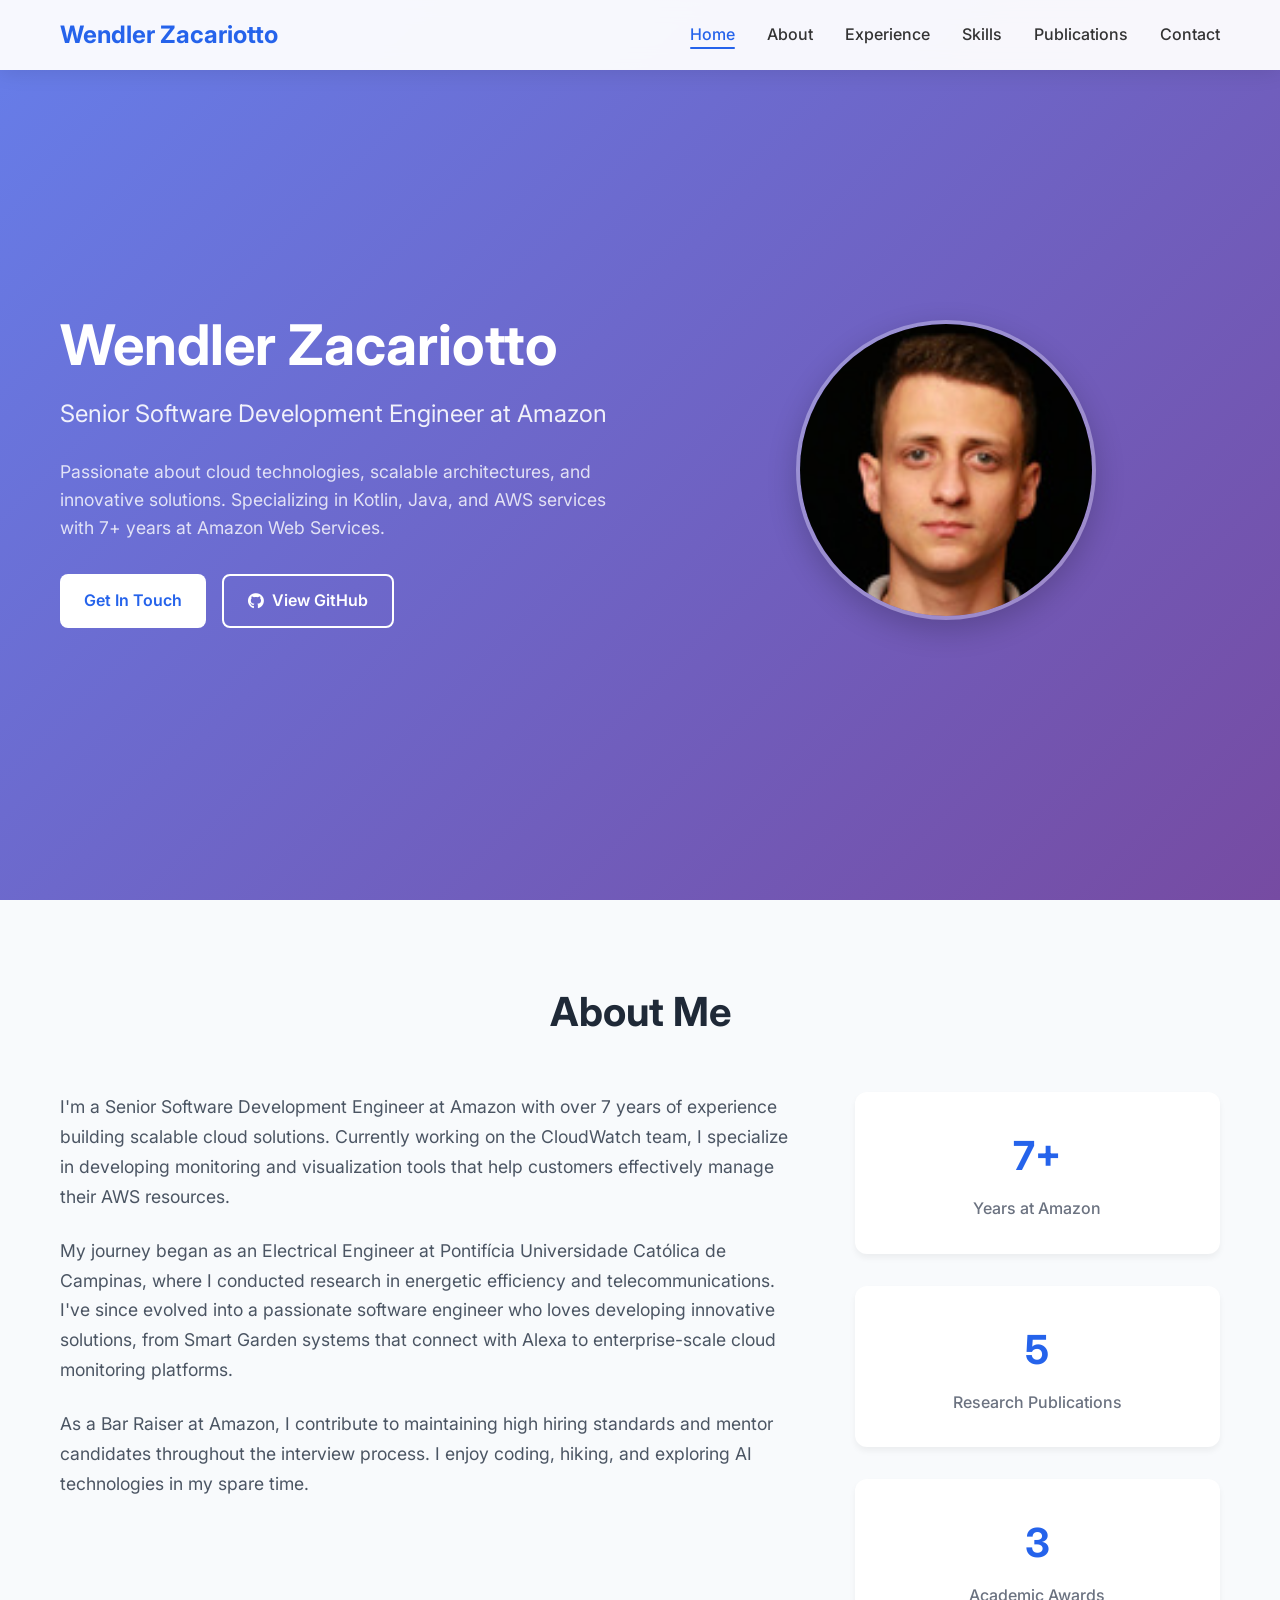
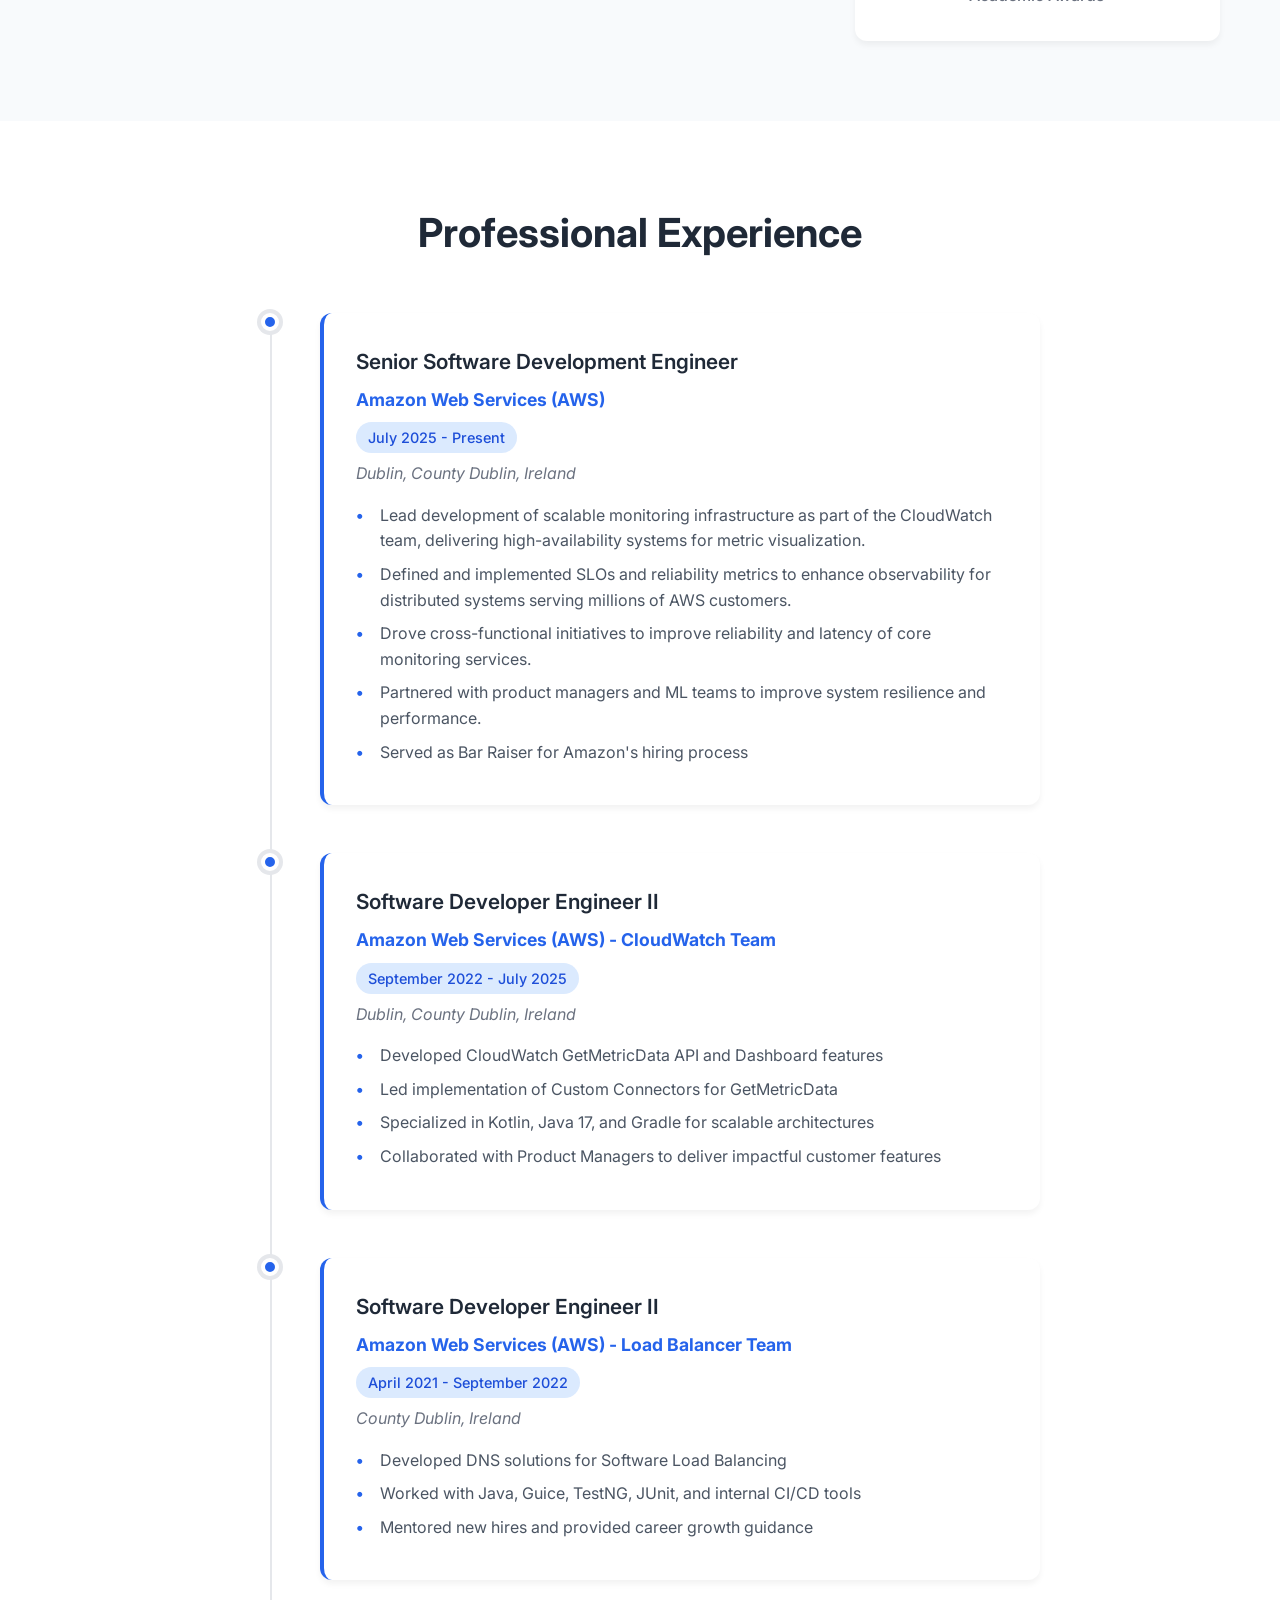
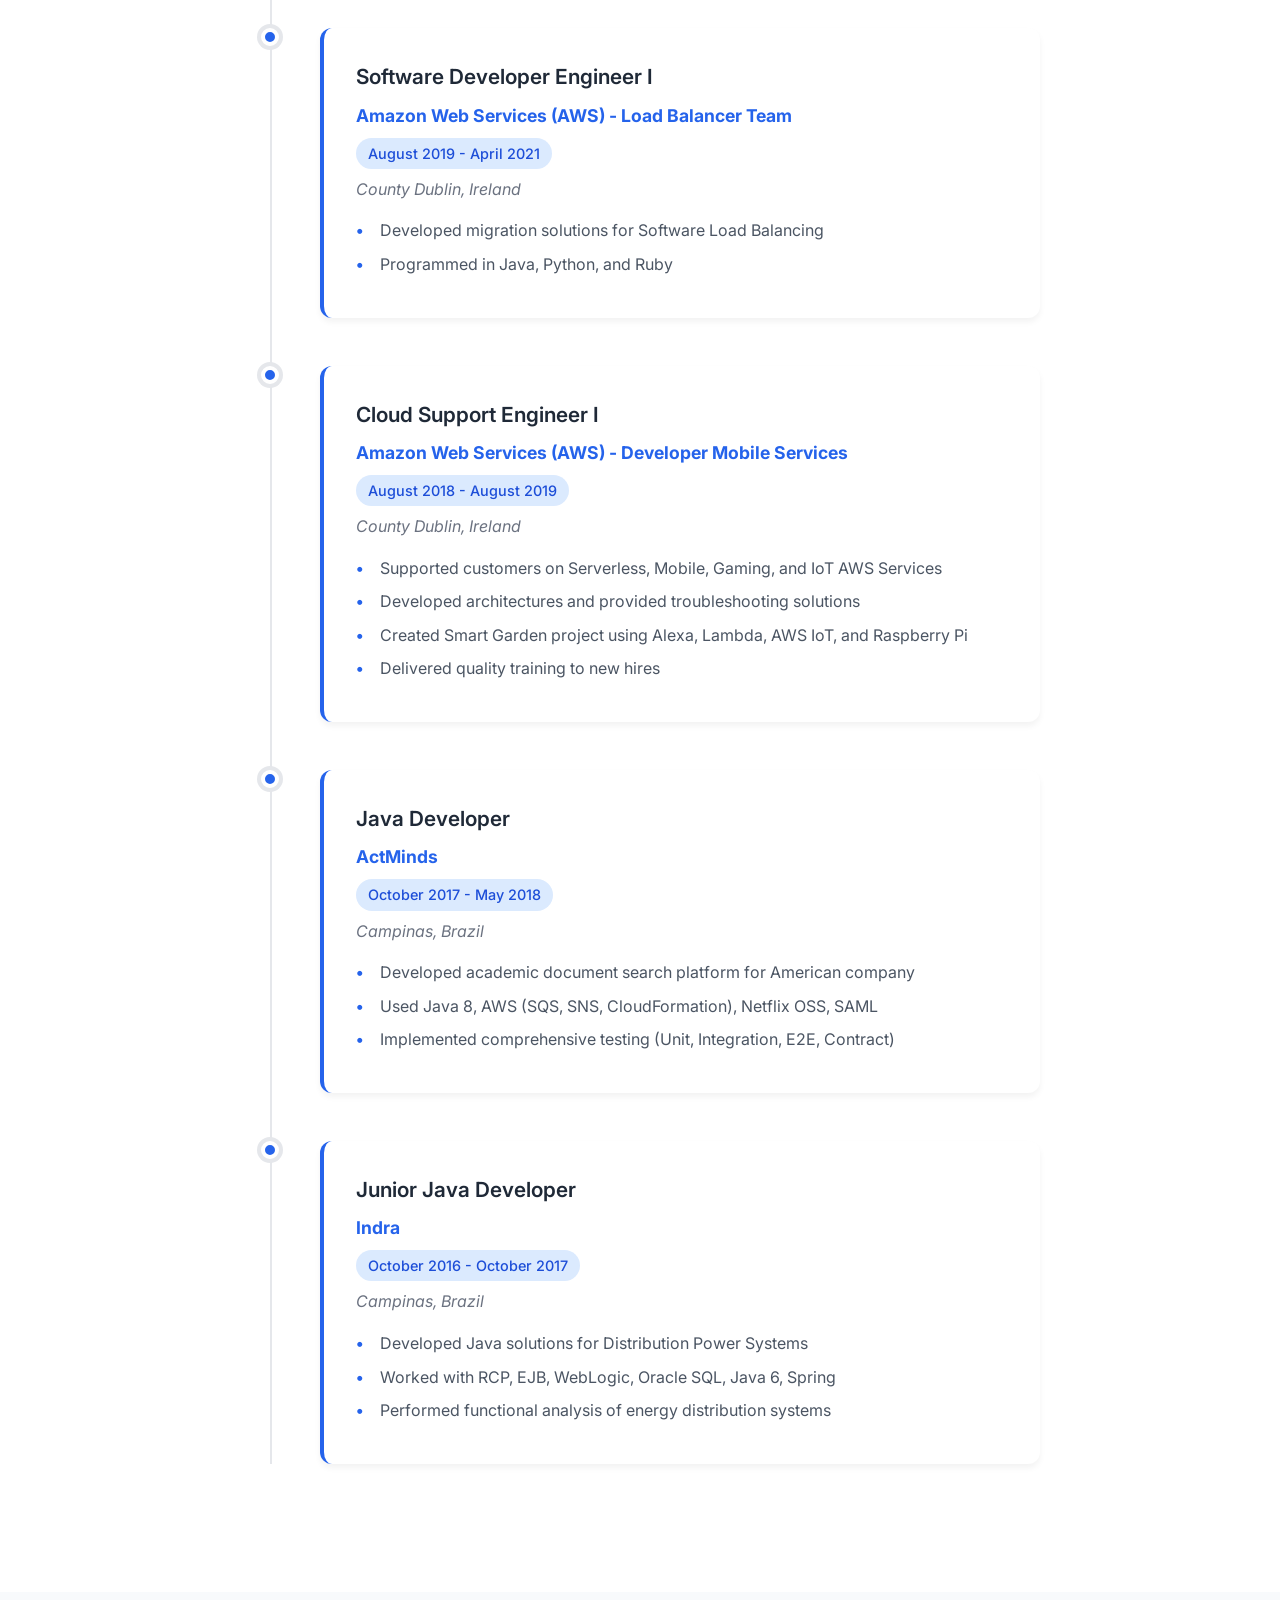
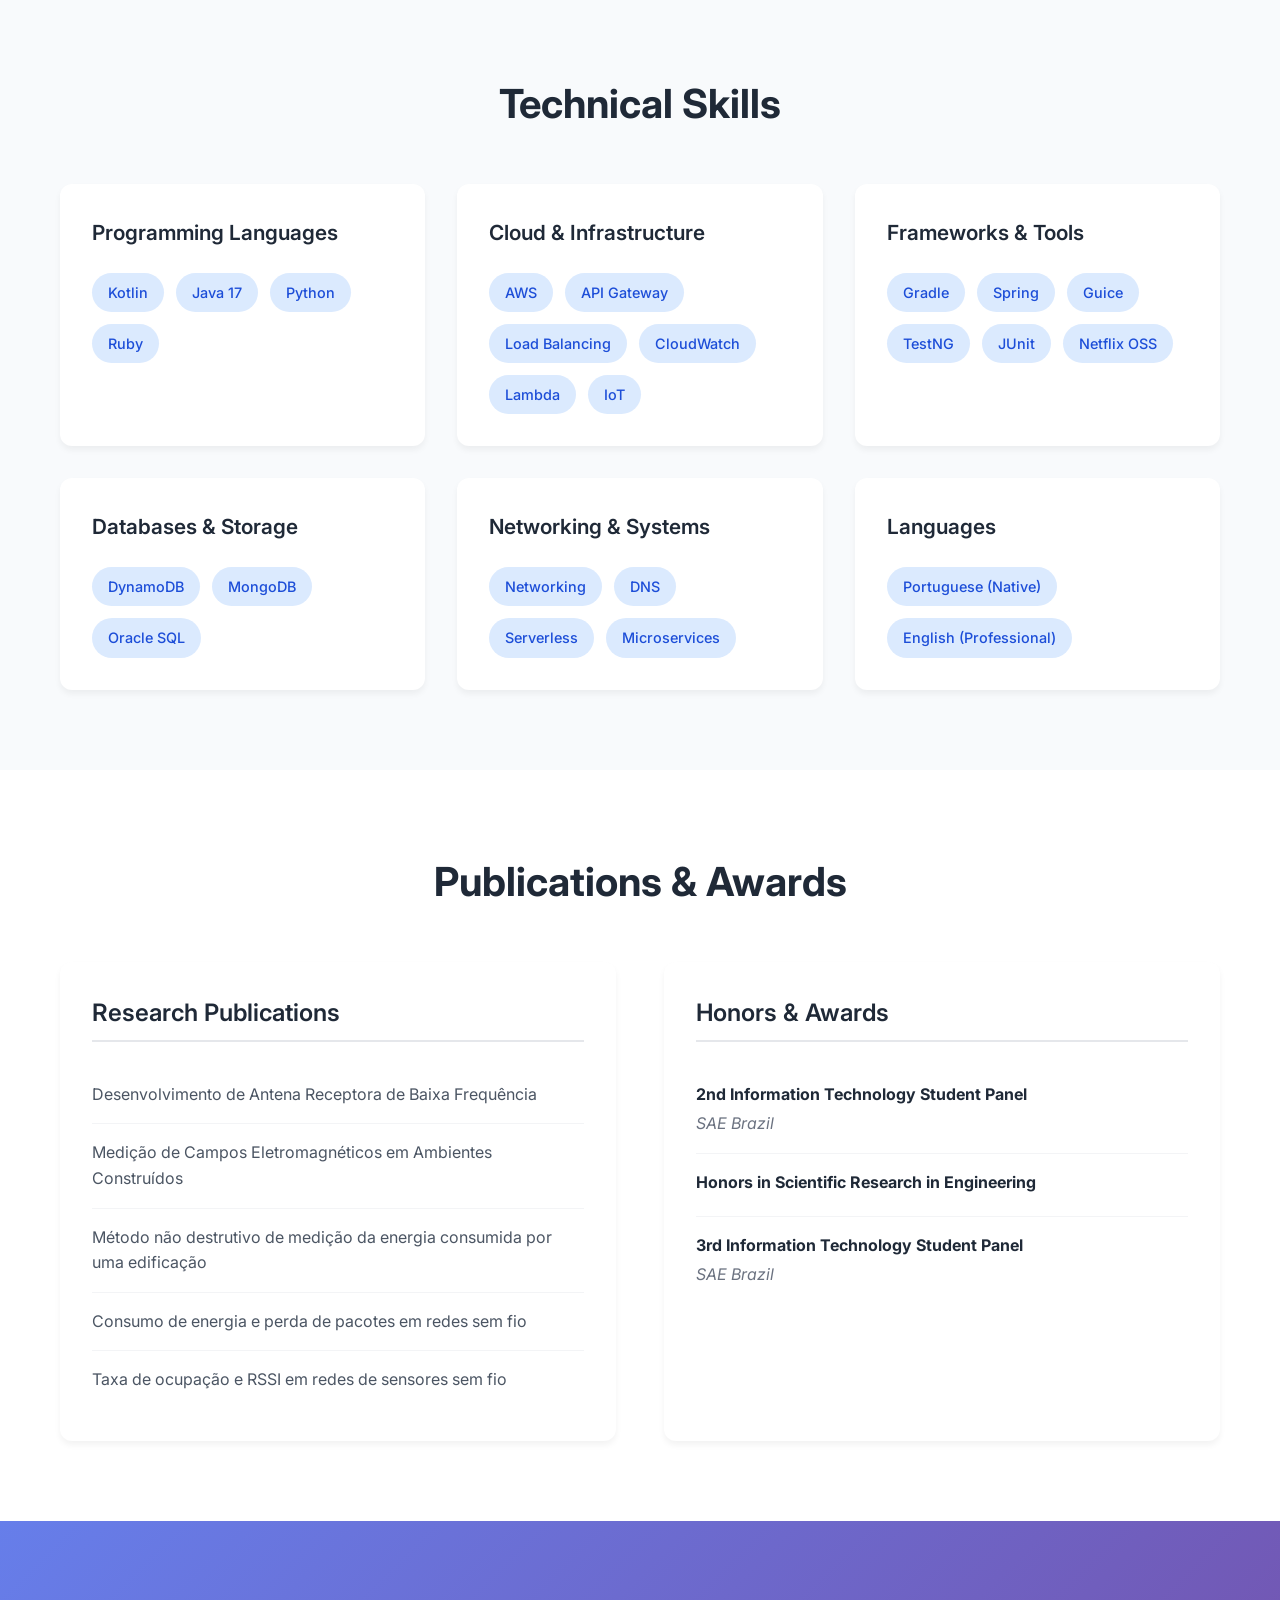
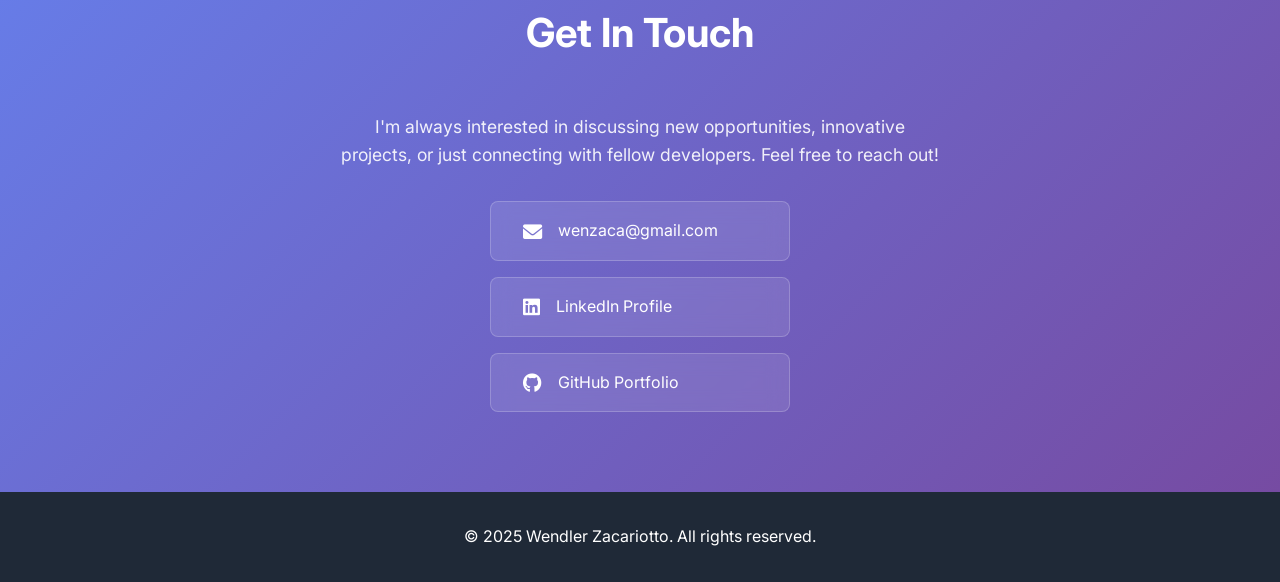
<file: index.html>
<!DOCTYPE html>
<html lang="en">
<head>
    <meta charset="UTF-8">
    <meta name="viewport" content="width=device-width, initial-scale=1.0">
    <title>Wendler Zacariotto - Senior Software Development Engineer</title>
    <link rel="stylesheet" href="styles.css">
    <link href="https://fonts.googleapis.com/css2?family=Inter:wght@300;400;500;600;700&display=swap" rel="stylesheet">
    <link rel="stylesheet" href="https://cdnjs.cloudflare.com/ajax/libs/font-awesome/6.0.0/css/all.min.css">
</head>
<body>
    <nav class="navbar">
        <div class="nav-container">
            <div class="nav-logo">
                <a href="#home">Wendler Zacariotto</a>
            </div>
            <ul class="nav-menu">
                <li class="nav-item">
                    <a href="#home" class="nav-link">Home</a>
                </li>
                <li class="nav-item">
                    <a href="#about" class="nav-link">About</a>
                </li>
                <li class="nav-item">
                    <a href="#experience" class="nav-link">Experience</a>
                </li>
                <li class="nav-item">
                    <a href="#skills" class="nav-link">Skills</a>
                </li>
                <li class="nav-item">
                    <a href="#publications" class="nav-link">Publications</a>
                </li>
                <li class="nav-item">
                    <a href="#contact" class="nav-link">Contact</a>
                </li>
            </ul>
            <div class="hamburger">
                <span class="bar"></span>
                <span class="bar"></span>
                <span class="bar"></span>
            </div>
        </div>
    </nav>

    <main>
        <!-- Hero Section -->
        <section id="home" class="hero">
            <div class="hero-container">
                <div class="hero-content">
                    <h1 class="hero-title">Wendler Zacariotto</h1>
                    <h2 class="hero-subtitle">Senior Software Development Engineer at Amazon</h2>
                    <p class="hero-description">
                        Passionate about cloud technologies, scalable architectures, and innovative solutions. 
                        Specializing in Kotlin, Java, and AWS services with 7+ years at Amazon Web Services.
                    </p>
                    <div class="hero-buttons">
                        <a href="#contact" class="btn btn-primary">Get In Touch</a>
                        <a href="https://github.com/wenzaca" target="_blank" class="btn btn-secondary">
                            <i class="fab fa-github"></i> View GitHub
                        </a>
                    </div>
                </div>
                <div class="hero-image">
                    <img src="profile-photo.jpg" alt="Wendler Zacariotto - Senior Software Development Engineer" class="profile-photo">
                </div>
            </div>
        </section>

        <!-- About Section -->
        <section id="about" class="about">
            <div class="container">
                <h2 class="section-title">About Me</h2>
                <div class="about-content">
                    <div class="about-text">
                        <p>
                            I'm a Senior Software Development Engineer at Amazon with over 7 years of experience 
                            building scalable cloud solutions. Currently working on the CloudWatch team, I specialize 
                            in developing monitoring and visualization tools that help customers effectively manage 
                            their AWS resources.
                        </p>
                        <p>
                            My journey began as an Electrical Engineer at Pontifícia Universidade Católica de Campinas, 
                            where I conducted research in energetic efficiency and telecommunications. I've since evolved 
                            into a passionate software engineer who loves developing innovative solutions, from Smart 
                            Garden systems that connect with Alexa to enterprise-scale cloud monitoring platforms.
                        </p>
                        <p>
                            As a Bar Raiser at Amazon, I contribute to maintaining high hiring standards and mentor 
                            candidates throughout the interview process. I enjoy coding, hiking, and exploring AI 
                            technologies in my spare time.
                        </p>
                    </div>
                    <div class="about-stats">
                        <div class="stat">
                            <h3>7+</h3>
                            <p>Years at Amazon</p>
                        </div>
                        <div class="stat">
                            <h3>5</h3>
                            <p>Research Publications</p>
                        </div>
                        <div class="stat">
                            <h3>3</h3>
                            <p>Academic Awards</p>
                        </div>
                    </div>
                </div>
            </div>
        </section>

        <!-- Experience Section -->
        <section id="experience" class="experience">
            <div class="container">
                <h2 class="section-title">Professional Experience</h2>
                <div class="timeline">
                    <div class="timeline-item">
                        <div class="timeline-dot"></div>
                        <div class="timeline-content">
                            <h3>Senior Software Development Engineer</h3>
                            <h4>Amazon Web Services (AWS)</h4>
                            <span class="timeline-date">July 2025 - Present</span>
                            <p class="timeline-location">Dublin, County Dublin, Ireland</p>
                            <ul>
                                <li>Lead development of scalable monitoring infrastructure as part of the CloudWatch team, delivering high-availability systems for metric visualization.</li>
                                <li>Defined and implemented SLOs and reliability metrics to enhance observability for distributed systems serving millions of AWS customers.</li>
                                <li>Drove cross-functional initiatives to improve reliability and latency of core monitoring services.</li>
                                <li>Partnered with product managers and ML teams to improve system resilience and performance.</li>
                                <li>Served as Bar Raiser for Amazon's hiring process</li>
                            </ul>
                        </div>
                    </div>

                    <div class="timeline-item">
                        <div class="timeline-dot"></div>
                        <div class="timeline-content">
                            <h3>Software Developer Engineer II</h3>
                            <h4>Amazon Web Services (AWS) - CloudWatch Team</h4>
                            <span class="timeline-date">September 2022 - July 2025</span>
                            <p class="timeline-location">Dublin, County Dublin, Ireland</p>
                            <ul>
                                <li>Developed CloudWatch GetMetricData API and Dashboard features</li>
                                <li>Led implementation of Custom Connectors for GetMetricData</li>
                                <li>Specialized in Kotlin, Java 17, and Gradle for scalable architectures</li>
                                <li>Collaborated with Product Managers to deliver impactful customer features</li>
                            </ul>
                        </div>
                    </div>

                    <div class="timeline-item">
                        <div class="timeline-dot"></div>
                        <div class="timeline-content">
                            <h3>Software Developer Engineer II</h3>
                            <h4>Amazon Web Services (AWS) - Load Balancer Team</h4>
                            <span class="timeline-date">April 2021 - September 2022</span>
                            <p class="timeline-location">County Dublin, Ireland</p>
                            <ul>
                                <li>Developed DNS solutions for Software Load Balancing</li>
                                <li>Worked with Java, Guice, TestNG, JUnit, and internal CI/CD tools</li>
                                <li>Mentored new hires and provided career growth guidance</li>
                            </ul>
                        </div>
                    </div>

                    <div class="timeline-item">
                        <div class="timeline-dot"></div>
                        <div class="timeline-content">
                            <h3>Software Developer Engineer I</h3>
                            <h4>Amazon Web Services (AWS) - Load Balancer Team</h4>
                            <span class="timeline-date">August 2019 - April 2021</span>
                            <p class="timeline-location">County Dublin, Ireland</p>
                            <ul>
                                <li>Developed migration solutions for Software Load Balancing</li>
                                <li>Programmed in Java, Python, and Ruby</li>
                            </ul>
                        </div>
                    </div>

                    <div class="timeline-item">
                        <div class="timeline-dot"></div>
                        <div class="timeline-content">
                            <h3>Cloud Support Engineer I</h3>
                            <h4>Amazon Web Services (AWS) - Developer Mobile Services</h4>
                            <span class="timeline-date">August 2018 - August 2019</span>
                            <p class="timeline-location">County Dublin, Ireland</p>
                            <ul>
                                <li>Supported customers on Serverless, Mobile, Gaming, and IoT AWS Services</li>
                                <li>Developed architectures and provided troubleshooting solutions</li>
                                <li>Created Smart Garden project using Alexa, Lambda, AWS IoT, and Raspberry Pi</li>
                                <li>Delivered quality training to new hires</li>
                            </ul>
                        </div>
                    </div>

                    <div class="timeline-item">
                        <div class="timeline-dot"></div>
                        <div class="timeline-content">
                            <h3>Java Developer</h3>
                            <h4>ActMinds</h4>
                            <span class="timeline-date">October 2017 - May 2018</span>
                            <p class="timeline-location">Campinas, Brazil</p>
                            <ul>
                                <li>Developed academic document search platform for American company</li>
                                <li>Used Java 8, AWS (SQS, SNS, CloudFormation), Netflix OSS, SAML</li>
                                <li>Implemented comprehensive testing (Unit, Integration, E2E, Contract)</li>
                            </ul>
                        </div>
                    </div>

                    <div class="timeline-item">
                        <div class="timeline-dot"></div>
                        <div class="timeline-content">
                            <h3>Junior Java Developer</h3>
                            <h4>Indra</h4>
                            <span class="timeline-date">October 2016 - October 2017</span>
                            <p class="timeline-location">Campinas, Brazil</p>
                            <ul>
                                <li>Developed Java solutions for Distribution Power Systems</li>
                                <li>Worked with RCP, EJB, WebLogic, Oracle SQL, Java 6, Spring</li>
                                <li>Performed functional analysis of energy distribution systems</li>
                            </ul>
                        </div>
                    </div>
                </div>
            </div>
        </section>

        <!-- Skills Section -->
        <section id="skills" class="skills">
            <div class="container">
                <h2 class="section-title">Technical Skills</h2>
                <div class="skills-grid">
                    <div class="skill-category">
                        <h3>Programming Languages</h3>
                        <div class="skill-tags">
                            <span class="skill-tag">Kotlin</span>
                            <span class="skill-tag">Java 17</span>
                            <span class="skill-tag">Python</span>
                            <span class="skill-tag">Ruby</span>
                        </div>
                    </div>
                    <div class="skill-category">
                        <h3>Cloud & Infrastructure</h3>
                        <div class="skill-tags">
                            <span class="skill-tag">AWS</span>
                            <span class="skill-tag">API Gateway</span>
                            <span class="skill-tag">Load Balancing</span>
                            <span class="skill-tag">CloudWatch</span>
                            <span class="skill-tag">Lambda</span>
                            <span class="skill-tag">IoT</span>
                        </div>
                    </div>
                    <div class="skill-category">
                        <h3>Frameworks & Tools</h3>
                        <div class="skill-tags">
                            <span class="skill-tag">Gradle</span>
                            <span class="skill-tag">Spring</span>
                            <span class="skill-tag">Guice</span>
                            <span class="skill-tag">TestNG</span>
                            <span class="skill-tag">JUnit</span>
                            <span class="skill-tag">Netflix OSS</span>
                        </div>
                    </div>
                    <div class="skill-category">
                        <h3>Databases & Storage</h3>
                        <div class="skill-tags">
                            <span class="skill-tag">DynamoDB</span>
                            <span class="skill-tag">MongoDB</span>
                            <span class="skill-tag">Oracle SQL</span>
                        </div>
                    </div>
                    <div class="skill-category">
                        <h3>Networking & Systems</h3>
                        <div class="skill-tags">
                            <span class="skill-tag">Networking</span>
                            <span class="skill-tag">DNS</span>
                            <span class="skill-tag">Serverless</span>
                            <span class="skill-tag">Microservices</span>
                        </div>
                    </div>
                    <div class="skill-category">
                        <h3>Languages</h3>
                        <div class="skill-tags">
                            <span class="skill-tag">Portuguese (Native)</span>
                            <span class="skill-tag">English (Professional)</span>
                        </div>
                    </div>
                </div>
            </div>
        </section>

        <!-- Publications Section -->
        <section id="publications" class="publications">
            <div class="container">
                <h2 class="section-title">Publications & Awards</h2>
                <div class="publications-grid">
                    <div class="publication-category">
                        <h3>Research Publications</h3>
                        <ul class="publication-list">
                            <li>Desenvolvimento de Antena Receptora de Baixa Frequência</li>
                            <li>Medição de Campos Eletromagnéticos em Ambientes Construídos</li>
                            <li>Método não destrutivo de medição da energia consumida por uma edificação</li>
                            <li>Consumo de energia e perda de pacotes em redes sem fio</li>
                            <li>Taxa de ocupação e RSSI em redes de sensores sem fio</li>
                        </ul>
                    </div>
                    <div class="publication-category">
                        <h3>Honors & Awards</h3>
                        <ul class="award-list">
                            <li>
                                <strong>2nd Information Technology Student Panel</strong>
                                <span>SAE Brazil</span>
                            </li>
                            <li>
                                <strong>Honors in Scientific Research in Engineering</strong>
                            </li>
                            <li>
                                <strong>3rd Information Technology Student Panel</strong>
                                <span>SAE Brazil</span>
                            </li>
                        </ul>
                    </div>
                </div>
            </div>
        </section>

        <!-- Contact Section -->
        <section id="contact" class="contact">
            <div class="container">
                <h2 class="section-title">Get In Touch</h2>
                <div class="contact-content">
                    <div class="contact-info">
                        <p>I'm always interested in discussing new opportunities, innovative projects, or just connecting with fellow developers. Feel free to reach out!</p>
                        <div class="contact-links">
                            <a href="mailto:wenzaca@gmail.com" class="contact-link">
                                <i class="fas fa-envelope"></i>
                                <span>wenzaca@gmail.com</span>
                            </a>
                            <a href="https://www.linkedin.com/in/wenzaca" target="_blank" class="contact-link">
                                <i class="fab fa-linkedin"></i>
                                <span>LinkedIn Profile</span>
                            </a>
                            <a href="https://github.com/wenzaca" target="_blank" class="contact-link">
                                <i class="fab fa-github"></i>
                                <span>GitHub Portfolio</span>
                            </a>
                        </div>
                    </div>
                </div>
            </div>
        </section>
    </main>

    <footer class="footer">
        <div class="container">
            <p>&copy; 2025 Wendler Zacariotto. All rights reserved.</p>
        </div>
    </footer>

    <script src="script.js"></script>
</body>
</html>
</file>
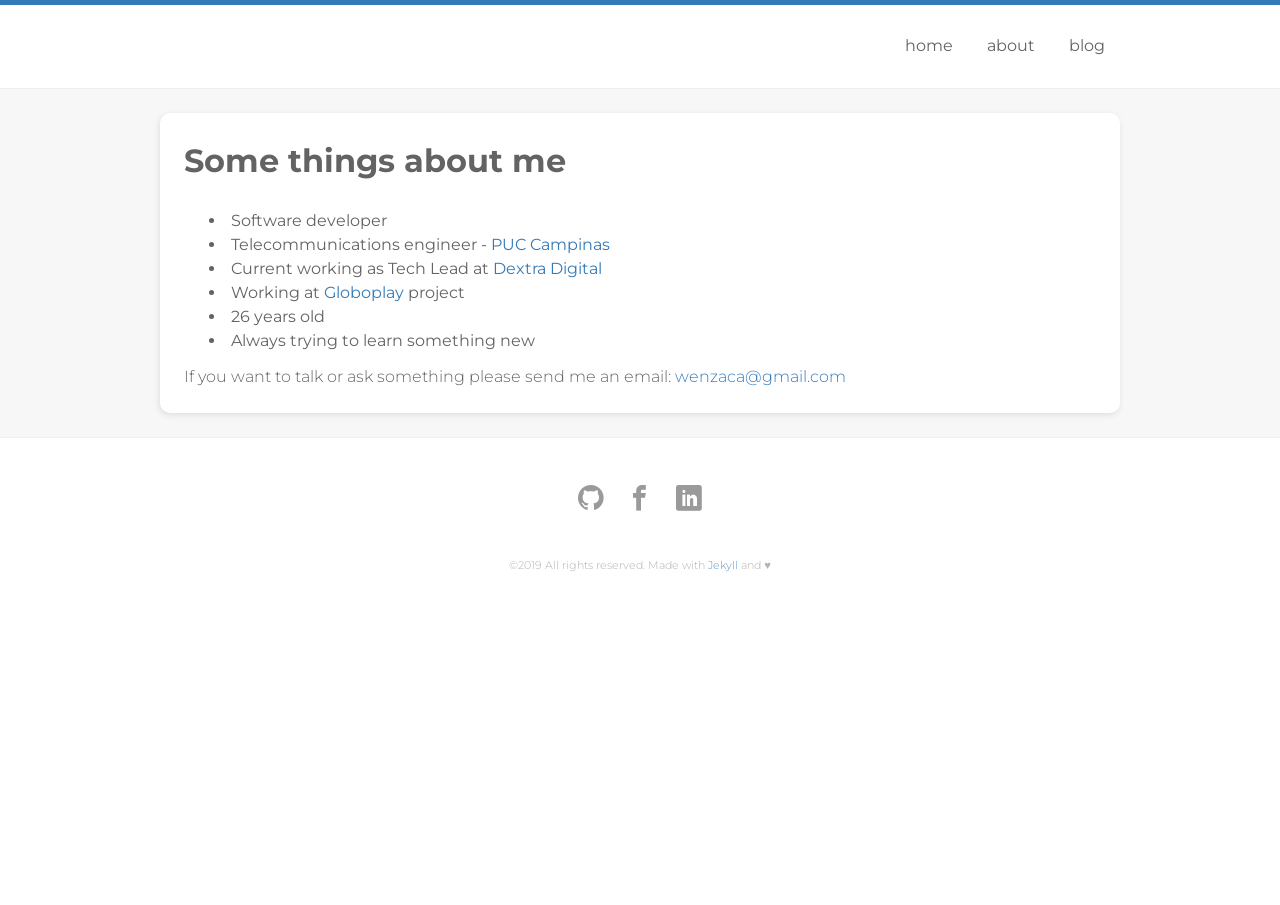
<file: about/index.html>
<!DOCTYPE html>
<html>
<head>
  <meta charset="utf-8">
<meta http-equiv="X-UA-Compatible" content="IE=edge">
<meta name="viewport" content="width=device-width, initial-scale=1">
<meta name="google-site-verification" content="73sEQzwBNgmhhkfx6bFncL88lP-_rsrFqOxTAM2hTCw" />

<title>Some things about me</title>
<meta name="description" content="Wendler Zacariotto Blog">

<link rel="stylesheet" href="/css/main.css">
<link rel="canonical" href="https://wenzaca.github.io/about/">
<link rel="alternate" type="application/rss+xml" title="Wendler Zacariotto" href="https://wenzaca.github.io/feed.xml" />

</head>
<body>
  <header class="site-header">
  <div class="container">
    <input type="checkbox" id="toggleNavbar">
    <nav class="navbar">
      <ul>
        <li><a href="/" title="Home">Home</a></li>

          <li><a href="/about" title="About">About</a></li>

          <li><a href="/blog" title="Blog">Blog</a></li>

      </ul>
    </nav>
  </div>
</header>


<main class="main-container">
  <div class="container">
    <article role="article" class="page card">

  <header class="post-header">
    <h1 class="post-title">Some things about me</h1>
  </header>

  <div class="post-content">
    <ul>
  <li>Software developer</li>
  <li>Telecommunications engineer - <a href="https://www.puc-campinas.edu.br/">PUC Campinas</a></li>
  <li>Current working as Tech Lead at <a href="https://dextra.com.br/pt/">Dextra Digital</a></li>
  <li>Working at <a href="https://globoplay.globo.com/">Globoplay</a> project</li>
  <li>26 years old</li>
  <li>Always trying to learn something new</li>
</ul>

<p>If you want to talk or ask something please send me an email: <a href="mailto:wenzaca@gmail.com">wenzaca@gmail.com</a></p>

  </div>

</article>

  </div>
</main>

<footer class="site-footer">
  <div class="container">
    <ul class="social">
  <li><a href="https://github.com/wenzaca" target="_blank"><i class="icon icon-github"></i></a></li>
  <li><a href="https://www.facebook.com/wenzaca" target="_blank"><i class="icon icon-facebook"></i></a></li>
  <li><a href="https://www.linkedin.com/in/wenzaca/" target="_blank"><i class="icon icon-linkedin"></i></a></li>
</ul>
    <p class="txt-medium-gray">
      <small>&copy;2019 All rights reserved. Made with <a href="http://jekyllrb.com/" target="_blank">Jekyll</a> and ♥</small>
    </p>
  </div>
</footer>


  <a href="https://github.com/wenzaca/wenzaca.github.io/tree/development" target="_blank" class="github-corner"><svg width="80" height="80" viewBox="0 0 250 250" style="fill:#337ab7; color:#fff; position: absolute; top: 0; border: 0; right: 0;"><path d="M0,0 L115,115 L130,115 L142,142 L250,250 L250,0 Z"></path><path d="M128.3,109.0 C113.8,99.7 119.0,89.6 119.0,89.6 C122.0,82.7 120.5,78.6 120.5,78.6 C119.2,72.0 123.4,76.3 123.4,76.3 C127.3,80.9 125.5,87.3 125.5,87.3 C122.9,97.6 130.6,101.9 134.4,103.2" fill="currentColor" style="transform-origin: 130px 106px;" class="octo-arm"></path><path d="M115.0,115.0 C114.9,115.1 118.7,116.5 119.8,115.4 L133.7,101.6 C136.9,99.2 139.9,98.4 142.2,98.6 C133.8,88.0 127.5,74.4 143.8,58.0 C148.5,53.4 154.0,51.2 159.7,51.0 C160.3,49.4 163.2,43.6 171.4,40.1 C171.4,40.1 176.1,42.5 178.8,56.2 C183.1,58.6 187.2,61.8 190.9,65.4 C194.5,69.0 197.7,73.2 200.1,77.6 C213.8,80.2 216.3,84.9 216.3,84.9 C212.7,93.1 206.9,96.0 205.4,96.6 C205.1,102.4 203.0,107.8 198.3,112.5 C181.9,128.9 168.3,122.5 157.7,114.1 C157.9,116.9 156.7,120.9 152.7,124.9 L141.0,136.5 C139.8,137.7 141.6,141.9 141.8,141.8 Z" fill="currentColor" class="octo-body"></path></svg></a>
</body>
</html>
</file>
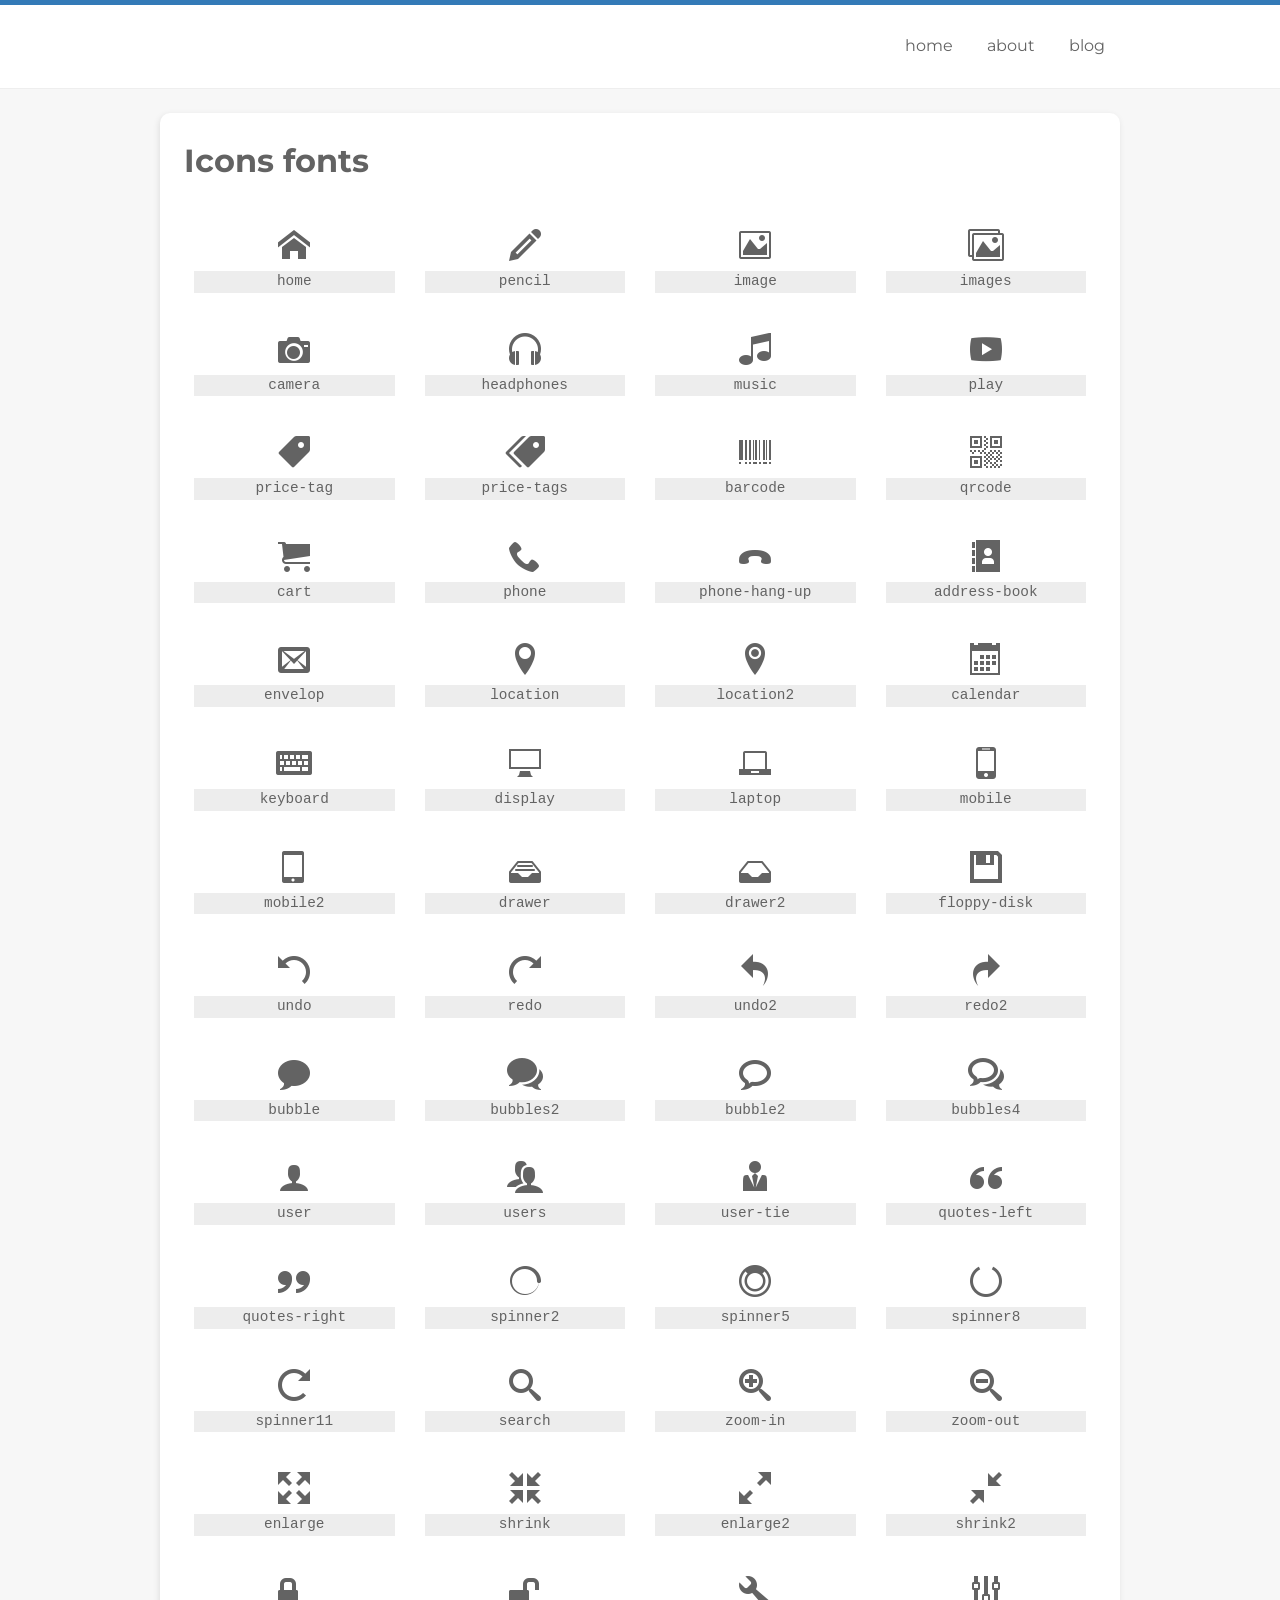
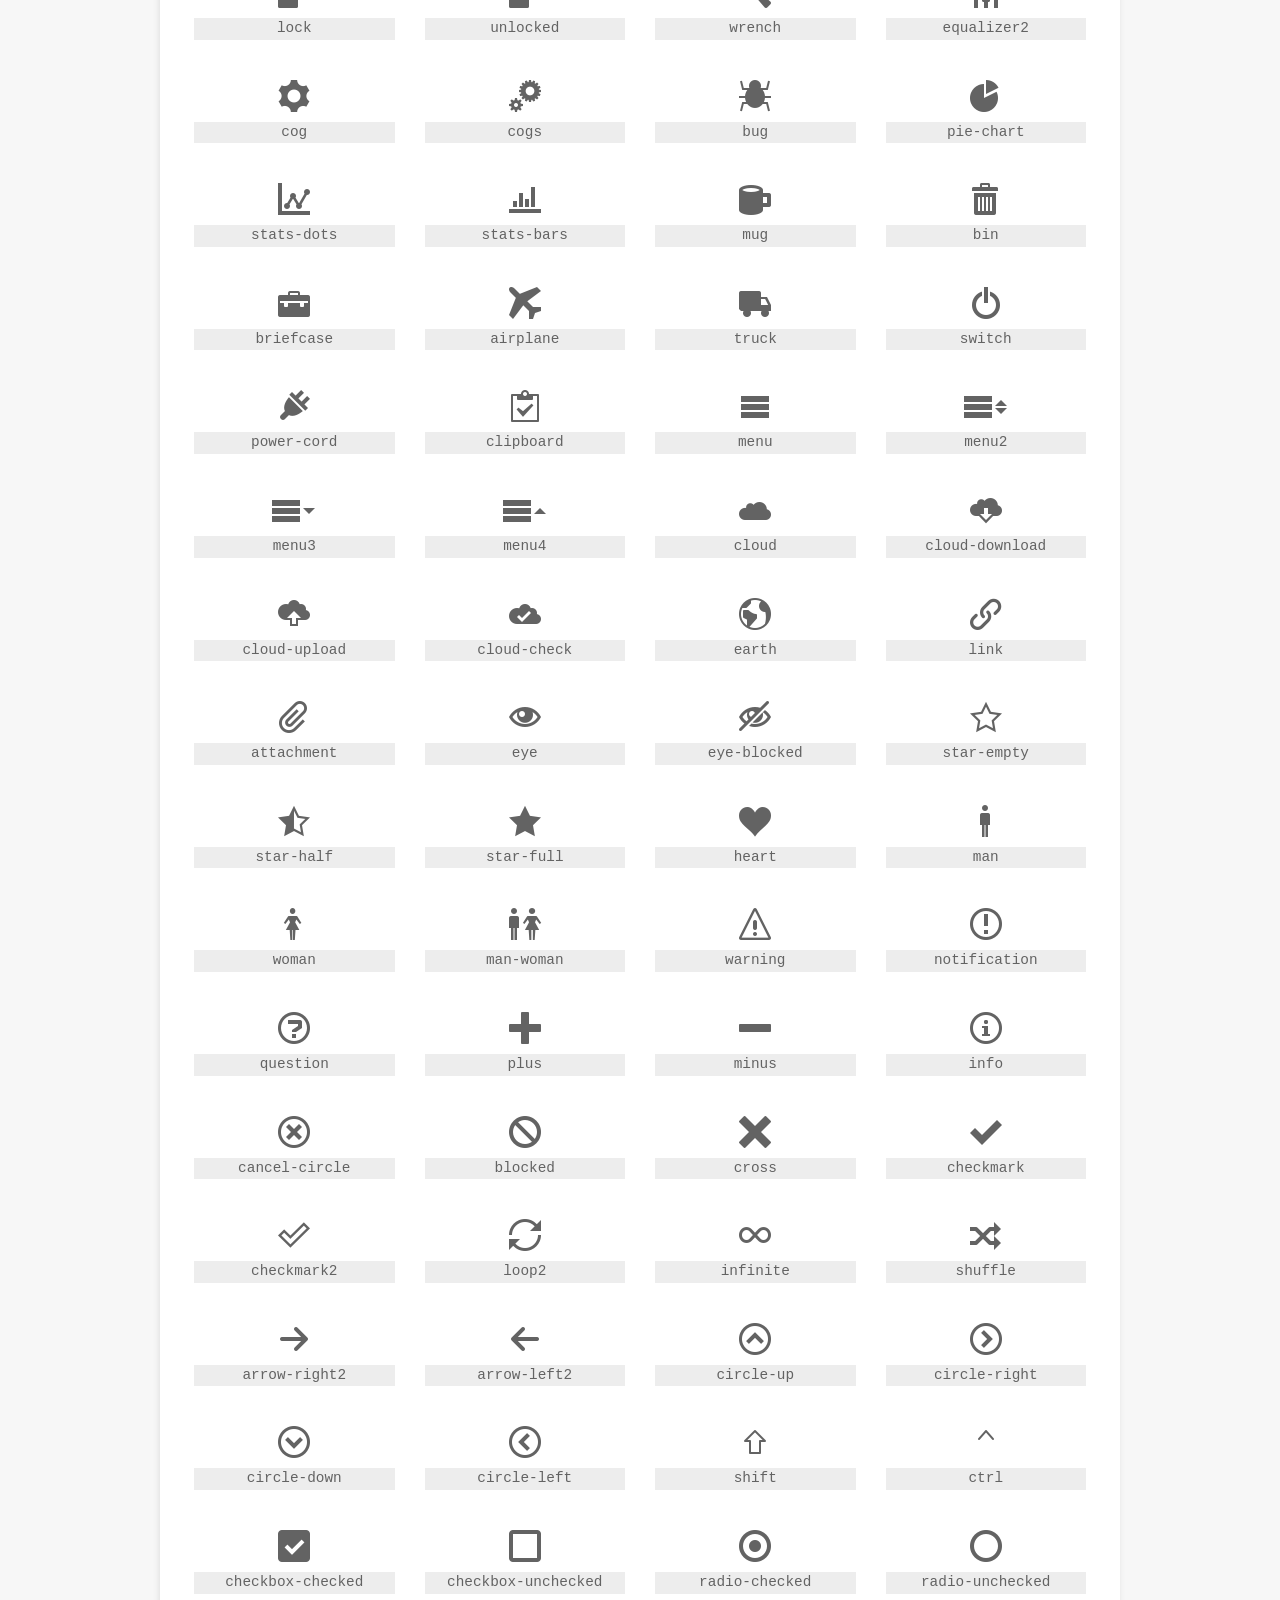
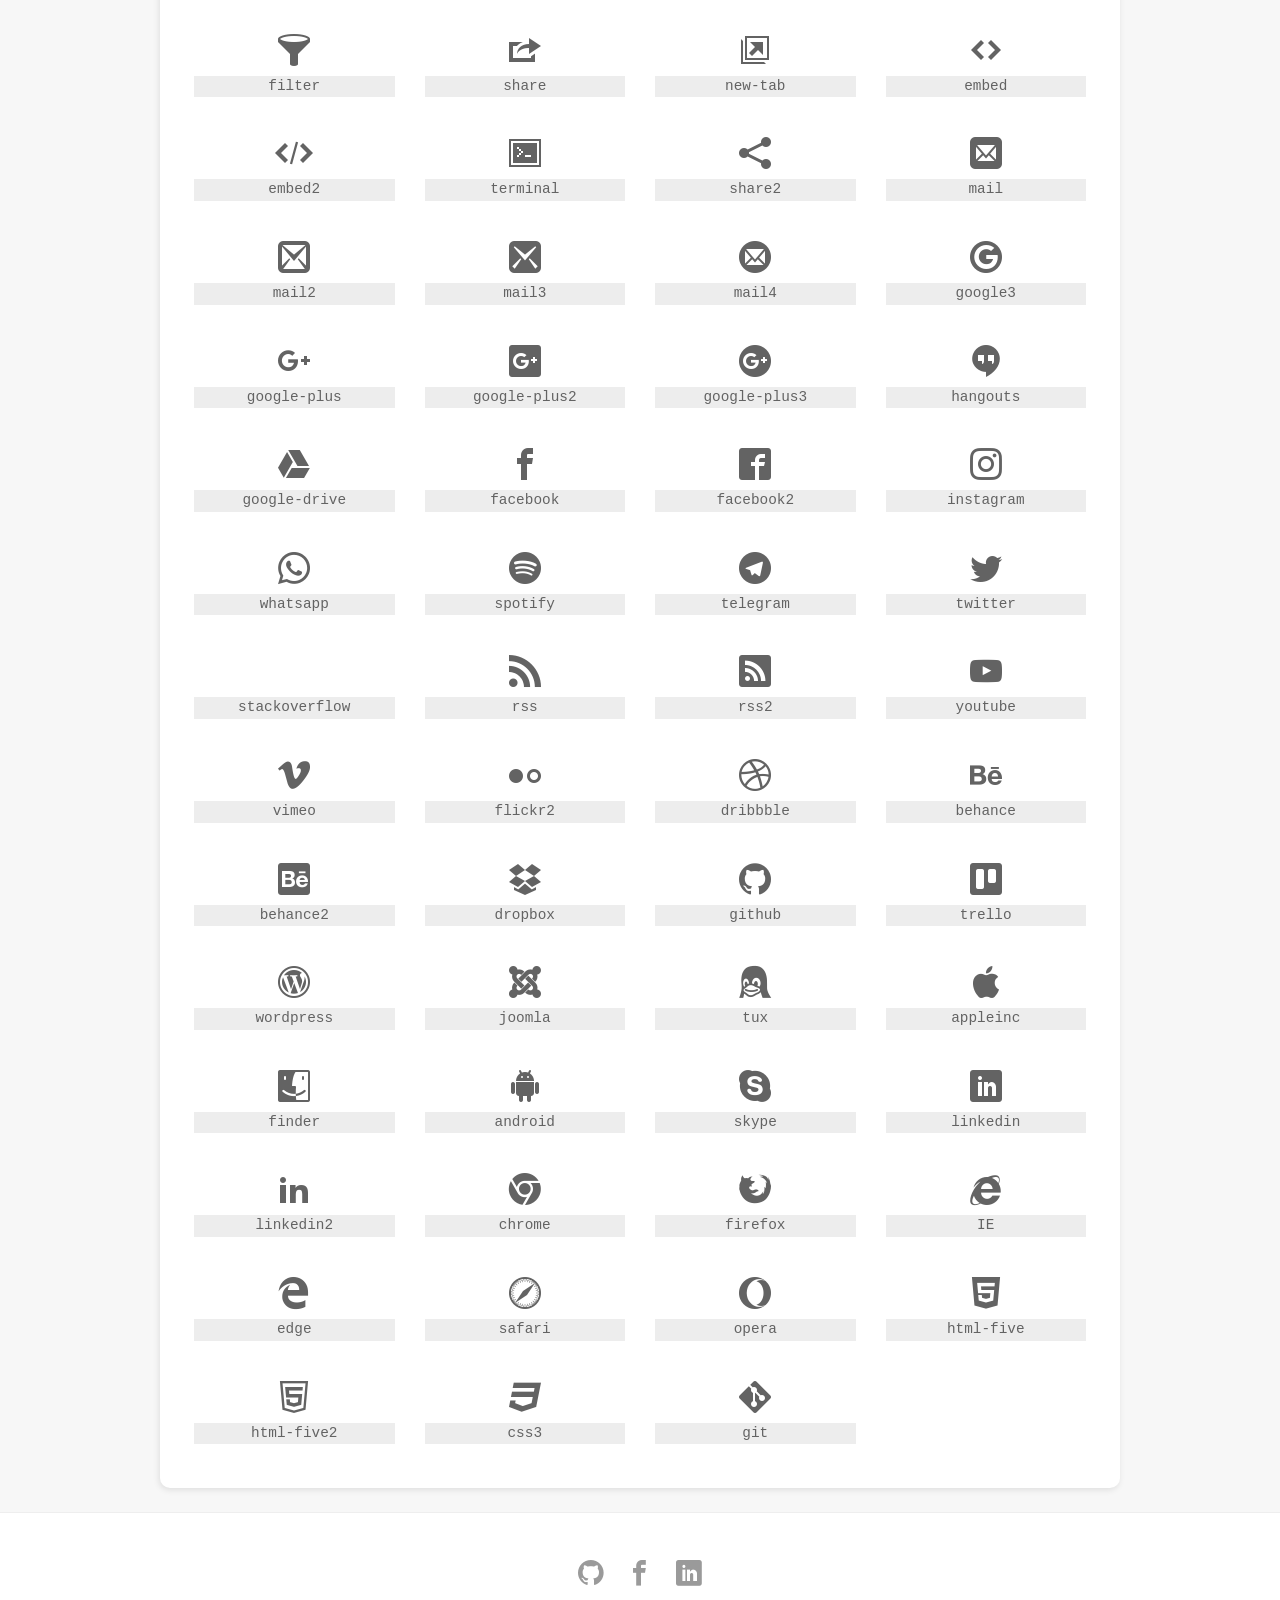
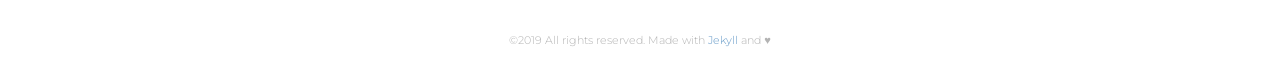
<file: icons/index.html>
<!DOCTYPE html>
<html>
<head>
  <meta charset="utf-8">
<meta http-equiv="X-UA-Compatible" content="IE=edge">
<meta name="viewport" content="width=device-width, initial-scale=1">
<meta name="google-site-verification" content="73sEQzwBNgmhhkfx6bFncL88lP-_rsrFqOxTAM2hTCw" />

<title>Icons fonts</title>
<meta name="description" content="Wendler Zacariotto Blog">

<link rel="stylesheet" href="/css/main.css">
<link rel="canonical" href="https://wenzaca.github.io/icons/">
<link rel="alternate" type="application/rss+xml" title="Wendler Zacariotto" href="https://wenzaca.github.io/feed.xml" />

</head>
<body>
  <header class="site-header">
  <div class="container">
    <input type="checkbox" id="toggleNavbar">
    <nav class="navbar">
      <ul>
        <li><a href="/" title="Home">Home</a></li>
        
          <li><a href="/about" title="About">About</a></li>
        
          <li><a href="/blog" title="Blog">Blog</a></li>
        
      </ul>
    </nav>
  </div>
</header>


<main class="main-container">
  <div class="container">
    <article role="article" class="page card">

  <header class="post-header">
    <h1 class="post-title">Icons fonts</h1>
  </header>

  <div class="post-content">
    <style>
  .icondemo {
    margin: 0;
    padding: 0;
    list-style: none;
    text-align: center;
    margin-left: -5px;
    margin-right: -5px;
  }
  .icondemo__item {
    width: 25%;
    float: left;
    padding: 0;
  }
  .icondemo__inner {
    margin: 5px;
    padding: 15px 10px;
    border-radius: 6px;
  }
  .icondemo__item .icon {
    display: inline-block;
    font-size: 2rem;
    margin-bottom: 10px;
    transition: transform .12s linear;
  }
  .icondemo__item:hover .icon {
    transform: scale(1.4)
  }
  .icondemo__item code {
    display: block;
  }
</style>

<ul class="icondemo">
  
    <li class="icondemo__item">
      <div class="icondemo__inner">
        <i class="icon icon-home"></i>
        <code>home</code>
      </div>
    </li>
  
    <li class="icondemo__item">
      <div class="icondemo__inner">
        <i class="icon icon-pencil"></i>
        <code>pencil</code>
      </div>
    </li>
  
    <li class="icondemo__item">
      <div class="icondemo__inner">
        <i class="icon icon-image"></i>
        <code>image</code>
      </div>
    </li>
  
    <li class="icondemo__item">
      <div class="icondemo__inner">
        <i class="icon icon-images"></i>
        <code>images</code>
      </div>
    </li>
  
    <li class="icondemo__item">
      <div class="icondemo__inner">
        <i class="icon icon-camera"></i>
        <code>camera</code>
      </div>
    </li>
  
    <li class="icondemo__item">
      <div class="icondemo__inner">
        <i class="icon icon-headphones"></i>
        <code>headphones</code>
      </div>
    </li>
  
    <li class="icondemo__item">
      <div class="icondemo__inner">
        <i class="icon icon-music"></i>
        <code>music</code>
      </div>
    </li>
  
    <li class="icondemo__item">
      <div class="icondemo__inner">
        <i class="icon icon-play"></i>
        <code>play</code>
      </div>
    </li>
  
    <li class="icondemo__item">
      <div class="icondemo__inner">
        <i class="icon icon-price-tag"></i>
        <code>price-tag</code>
      </div>
    </li>
  
    <li class="icondemo__item">
      <div class="icondemo__inner">
        <i class="icon icon-price-tags"></i>
        <code>price-tags</code>
      </div>
    </li>
  
    <li class="icondemo__item">
      <div class="icondemo__inner">
        <i class="icon icon-barcode"></i>
        <code>barcode</code>
      </div>
    </li>
  
    <li class="icondemo__item">
      <div class="icondemo__inner">
        <i class="icon icon-qrcode"></i>
        <code>qrcode</code>
      </div>
    </li>
  
    <li class="icondemo__item">
      <div class="icondemo__inner">
        <i class="icon icon-cart"></i>
        <code>cart</code>
      </div>
    </li>
  
    <li class="icondemo__item">
      <div class="icondemo__inner">
        <i class="icon icon-phone"></i>
        <code>phone</code>
      </div>
    </li>
  
    <li class="icondemo__item">
      <div class="icondemo__inner">
        <i class="icon icon-phone-hang-up"></i>
        <code>phone-hang-up</code>
      </div>
    </li>
  
    <li class="icondemo__item">
      <div class="icondemo__inner">
        <i class="icon icon-address-book"></i>
        <code>address-book</code>
      </div>
    </li>
  
    <li class="icondemo__item">
      <div class="icondemo__inner">
        <i class="icon icon-envelop"></i>
        <code>envelop</code>
      </div>
    </li>
  
    <li class="icondemo__item">
      <div class="icondemo__inner">
        <i class="icon icon-location"></i>
        <code>location</code>
      </div>
    </li>
  
    <li class="icondemo__item">
      <div class="icondemo__inner">
        <i class="icon icon-location2"></i>
        <code>location2</code>
      </div>
    </li>
  
    <li class="icondemo__item">
      <div class="icondemo__inner">
        <i class="icon icon-calendar"></i>
        <code>calendar</code>
      </div>
    </li>
  
    <li class="icondemo__item">
      <div class="icondemo__inner">
        <i class="icon icon-keyboard"></i>
        <code>keyboard</code>
      </div>
    </li>
  
    <li class="icondemo__item">
      <div class="icondemo__inner">
        <i class="icon icon-display"></i>
        <code>display</code>
      </div>
    </li>
  
    <li class="icondemo__item">
      <div class="icondemo__inner">
        <i class="icon icon-laptop"></i>
        <code>laptop</code>
      </div>
    </li>
  
    <li class="icondemo__item">
      <div class="icondemo__inner">
        <i class="icon icon-mobile"></i>
        <code>mobile</code>
      </div>
    </li>
  
    <li class="icondemo__item">
      <div class="icondemo__inner">
        <i class="icon icon-mobile2"></i>
        <code>mobile2</code>
      </div>
    </li>
  
    <li class="icondemo__item">
      <div class="icondemo__inner">
        <i class="icon icon-drawer"></i>
        <code>drawer</code>
      </div>
    </li>
  
    <li class="icondemo__item">
      <div class="icondemo__inner">
        <i class="icon icon-drawer2"></i>
        <code>drawer2</code>
      </div>
    </li>
  
    <li class="icondemo__item">
      <div class="icondemo__inner">
        <i class="icon icon-floppy-disk"></i>
        <code>floppy-disk</code>
      </div>
    </li>
  
    <li class="icondemo__item">
      <div class="icondemo__inner">
        <i class="icon icon-undo"></i>
        <code>undo</code>
      </div>
    </li>
  
    <li class="icondemo__item">
      <div class="icondemo__inner">
        <i class="icon icon-redo"></i>
        <code>redo</code>
      </div>
    </li>
  
    <li class="icondemo__item">
      <div class="icondemo__inner">
        <i class="icon icon-undo2"></i>
        <code>undo2</code>
      </div>
    </li>
  
    <li class="icondemo__item">
      <div class="icondemo__inner">
        <i class="icon icon-redo2"></i>
        <code>redo2</code>
      </div>
    </li>
  
    <li class="icondemo__item">
      <div class="icondemo__inner">
        <i class="icon icon-bubble"></i>
        <code>bubble</code>
      </div>
    </li>
  
    <li class="icondemo__item">
      <div class="icondemo__inner">
        <i class="icon icon-bubbles2"></i>
        <code>bubbles2</code>
      </div>
    </li>
  
    <li class="icondemo__item">
      <div class="icondemo__inner">
        <i class="icon icon-bubble2"></i>
        <code>bubble2</code>
      </div>
    </li>
  
    <li class="icondemo__item">
      <div class="icondemo__inner">
        <i class="icon icon-bubbles4"></i>
        <code>bubbles4</code>
      </div>
    </li>
  
    <li class="icondemo__item">
      <div class="icondemo__inner">
        <i class="icon icon-user"></i>
        <code>user</code>
      </div>
    </li>
  
    <li class="icondemo__item">
      <div class="icondemo__inner">
        <i class="icon icon-users"></i>
        <code>users</code>
      </div>
    </li>
  
    <li class="icondemo__item">
      <div class="icondemo__inner">
        <i class="icon icon-user-tie"></i>
        <code>user-tie</code>
      </div>
    </li>
  
    <li class="icondemo__item">
      <div class="icondemo__inner">
        <i class="icon icon-quotes-left"></i>
        <code>quotes-left</code>
      </div>
    </li>
  
    <li class="icondemo__item">
      <div class="icondemo__inner">
        <i class="icon icon-quotes-right"></i>
        <code>quotes-right</code>
      </div>
    </li>
  
    <li class="icondemo__item">
      <div class="icondemo__inner">
        <i class="icon icon-spinner2"></i>
        <code>spinner2</code>
      </div>
    </li>
  
    <li class="icondemo__item">
      <div class="icondemo__inner">
        <i class="icon icon-spinner5"></i>
        <code>spinner5</code>
      </div>
    </li>
  
    <li class="icondemo__item">
      <div class="icondemo__inner">
        <i class="icon icon-spinner8"></i>
        <code>spinner8</code>
      </div>
    </li>
  
    <li class="icondemo__item">
      <div class="icondemo__inner">
        <i class="icon icon-spinner11"></i>
        <code>spinner11</code>
      </div>
    </li>
  
    <li class="icondemo__item">
      <div class="icondemo__inner">
        <i class="icon icon-search"></i>
        <code>search</code>
      </div>
    </li>
  
    <li class="icondemo__item">
      <div class="icondemo__inner">
        <i class="icon icon-zoom-in"></i>
        <code>zoom-in</code>
      </div>
    </li>
  
    <li class="icondemo__item">
      <div class="icondemo__inner">
        <i class="icon icon-zoom-out"></i>
        <code>zoom-out</code>
      </div>
    </li>
  
    <li class="icondemo__item">
      <div class="icondemo__inner">
        <i class="icon icon-enlarge"></i>
        <code>enlarge</code>
      </div>
    </li>
  
    <li class="icondemo__item">
      <div class="icondemo__inner">
        <i class="icon icon-shrink"></i>
        <code>shrink</code>
      </div>
    </li>
  
    <li class="icondemo__item">
      <div class="icondemo__inner">
        <i class="icon icon-enlarge2"></i>
        <code>enlarge2</code>
      </div>
    </li>
  
    <li class="icondemo__item">
      <div class="icondemo__inner">
        <i class="icon icon-shrink2"></i>
        <code>shrink2</code>
      </div>
    </li>
  
    <li class="icondemo__item">
      <div class="icondemo__inner">
        <i class="icon icon-lock"></i>
        <code>lock</code>
      </div>
    </li>
  
    <li class="icondemo__item">
      <div class="icondemo__inner">
        <i class="icon icon-unlocked"></i>
        <code>unlocked</code>
      </div>
    </li>
  
    <li class="icondemo__item">
      <div class="icondemo__inner">
        <i class="icon icon-wrench"></i>
        <code>wrench</code>
      </div>
    </li>
  
    <li class="icondemo__item">
      <div class="icondemo__inner">
        <i class="icon icon-equalizer2"></i>
        <code>equalizer2</code>
      </div>
    </li>
  
    <li class="icondemo__item">
      <div class="icondemo__inner">
        <i class="icon icon-cog"></i>
        <code>cog</code>
      </div>
    </li>
  
    <li class="icondemo__item">
      <div class="icondemo__inner">
        <i class="icon icon-cogs"></i>
        <code>cogs</code>
      </div>
    </li>
  
    <li class="icondemo__item">
      <div class="icondemo__inner">
        <i class="icon icon-bug"></i>
        <code>bug</code>
      </div>
    </li>
  
    <li class="icondemo__item">
      <div class="icondemo__inner">
        <i class="icon icon-pie-chart"></i>
        <code>pie-chart</code>
      </div>
    </li>
  
    <li class="icondemo__item">
      <div class="icondemo__inner">
        <i class="icon icon-stats-dots"></i>
        <code>stats-dots</code>
      </div>
    </li>
  
    <li class="icondemo__item">
      <div class="icondemo__inner">
        <i class="icon icon-stats-bars"></i>
        <code>stats-bars</code>
      </div>
    </li>
  
    <li class="icondemo__item">
      <div class="icondemo__inner">
        <i class="icon icon-mug"></i>
        <code>mug</code>
      </div>
    </li>
  
    <li class="icondemo__item">
      <div class="icondemo__inner">
        <i class="icon icon-bin"></i>
        <code>bin</code>
      </div>
    </li>
  
    <li class="icondemo__item">
      <div class="icondemo__inner">
        <i class="icon icon-briefcase"></i>
        <code>briefcase</code>
      </div>
    </li>
  
    <li class="icondemo__item">
      <div class="icondemo__inner">
        <i class="icon icon-airplane"></i>
        <code>airplane</code>
      </div>
    </li>
  
    <li class="icondemo__item">
      <div class="icondemo__inner">
        <i class="icon icon-truck"></i>
        <code>truck</code>
      </div>
    </li>
  
    <li class="icondemo__item">
      <div class="icondemo__inner">
        <i class="icon icon-switch"></i>
        <code>switch</code>
      </div>
    </li>
  
    <li class="icondemo__item">
      <div class="icondemo__inner">
        <i class="icon icon-power-cord"></i>
        <code>power-cord</code>
      </div>
    </li>
  
    <li class="icondemo__item">
      <div class="icondemo__inner">
        <i class="icon icon-clipboard"></i>
        <code>clipboard</code>
      </div>
    </li>
  
    <li class="icondemo__item">
      <div class="icondemo__inner">
        <i class="icon icon-menu"></i>
        <code>menu</code>
      </div>
    </li>
  
    <li class="icondemo__item">
      <div class="icondemo__inner">
        <i class="icon icon-menu2"></i>
        <code>menu2</code>
      </div>
    </li>
  
    <li class="icondemo__item">
      <div class="icondemo__inner">
        <i class="icon icon-menu3"></i>
        <code>menu3</code>
      </div>
    </li>
  
    <li class="icondemo__item">
      <div class="icondemo__inner">
        <i class="icon icon-menu4"></i>
        <code>menu4</code>
      </div>
    </li>
  
    <li class="icondemo__item">
      <div class="icondemo__inner">
        <i class="icon icon-cloud"></i>
        <code>cloud</code>
      </div>
    </li>
  
    <li class="icondemo__item">
      <div class="icondemo__inner">
        <i class="icon icon-cloud-download"></i>
        <code>cloud-download</code>
      </div>
    </li>
  
    <li class="icondemo__item">
      <div class="icondemo__inner">
        <i class="icon icon-cloud-upload"></i>
        <code>cloud-upload</code>
      </div>
    </li>
  
    <li class="icondemo__item">
      <div class="icondemo__inner">
        <i class="icon icon-cloud-check"></i>
        <code>cloud-check</code>
      </div>
    </li>
  
    <li class="icondemo__item">
      <div class="icondemo__inner">
        <i class="icon icon-earth"></i>
        <code>earth</code>
      </div>
    </li>
  
    <li class="icondemo__item">
      <div class="icondemo__inner">
        <i class="icon icon-link"></i>
        <code>link</code>
      </div>
    </li>
  
    <li class="icondemo__item">
      <div class="icondemo__inner">
        <i class="icon icon-attachment"></i>
        <code>attachment</code>
      </div>
    </li>
  
    <li class="icondemo__item">
      <div class="icondemo__inner">
        <i class="icon icon-eye"></i>
        <code>eye</code>
      </div>
    </li>
  
    <li class="icondemo__item">
      <div class="icondemo__inner">
        <i class="icon icon-eye-blocked"></i>
        <code>eye-blocked</code>
      </div>
    </li>
  
    <li class="icondemo__item">
      <div class="icondemo__inner">
        <i class="icon icon-star-empty"></i>
        <code>star-empty</code>
      </div>
    </li>
  
    <li class="icondemo__item">
      <div class="icondemo__inner">
        <i class="icon icon-star-half"></i>
        <code>star-half</code>
      </div>
    </li>
  
    <li class="icondemo__item">
      <div class="icondemo__inner">
        <i class="icon icon-star-full"></i>
        <code>star-full</code>
      </div>
    </li>
  
    <li class="icondemo__item">
      <div class="icondemo__inner">
        <i class="icon icon-heart"></i>
        <code>heart</code>
      </div>
    </li>
  
    <li class="icondemo__item">
      <div class="icondemo__inner">
        <i class="icon icon-man"></i>
        <code>man</code>
      </div>
    </li>
  
    <li class="icondemo__item">
      <div class="icondemo__inner">
        <i class="icon icon-woman"></i>
        <code>woman</code>
      </div>
    </li>
  
    <li class="icondemo__item">
      <div class="icondemo__inner">
        <i class="icon icon-man-woman"></i>
        <code>man-woman</code>
      </div>
    </li>
  
    <li class="icondemo__item">
      <div class="icondemo__inner">
        <i class="icon icon-warning"></i>
        <code>warning</code>
      </div>
    </li>
  
    <li class="icondemo__item">
      <div class="icondemo__inner">
        <i class="icon icon-notification"></i>
        <code>notification</code>
      </div>
    </li>
  
    <li class="icondemo__item">
      <div class="icondemo__inner">
        <i class="icon icon-question"></i>
        <code>question</code>
      </div>
    </li>
  
    <li class="icondemo__item">
      <div class="icondemo__inner">
        <i class="icon icon-plus"></i>
        <code>plus</code>
      </div>
    </li>
  
    <li class="icondemo__item">
      <div class="icondemo__inner">
        <i class="icon icon-minus"></i>
        <code>minus</code>
      </div>
    </li>
  
    <li class="icondemo__item">
      <div class="icondemo__inner">
        <i class="icon icon-info"></i>
        <code>info</code>
      </div>
    </li>
  
    <li class="icondemo__item">
      <div class="icondemo__inner">
        <i class="icon icon-cancel-circle"></i>
        <code>cancel-circle</code>
      </div>
    </li>
  
    <li class="icondemo__item">
      <div class="icondemo__inner">
        <i class="icon icon-blocked"></i>
        <code>blocked</code>
      </div>
    </li>
  
    <li class="icondemo__item">
      <div class="icondemo__inner">
        <i class="icon icon-cross"></i>
        <code>cross</code>
      </div>
    </li>
  
    <li class="icondemo__item">
      <div class="icondemo__inner">
        <i class="icon icon-checkmark"></i>
        <code>checkmark</code>
      </div>
    </li>
  
    <li class="icondemo__item">
      <div class="icondemo__inner">
        <i class="icon icon-checkmark2"></i>
        <code>checkmark2</code>
      </div>
    </li>
  
    <li class="icondemo__item">
      <div class="icondemo__inner">
        <i class="icon icon-loop2"></i>
        <code>loop2</code>
      </div>
    </li>
  
    <li class="icondemo__item">
      <div class="icondemo__inner">
        <i class="icon icon-infinite"></i>
        <code>infinite</code>
      </div>
    </li>
  
    <li class="icondemo__item">
      <div class="icondemo__inner">
        <i class="icon icon-shuffle"></i>
        <code>shuffle</code>
      </div>
    </li>
  
    <li class="icondemo__item">
      <div class="icondemo__inner">
        <i class="icon icon-arrow-right2"></i>
        <code>arrow-right2</code>
      </div>
    </li>
  
    <li class="icondemo__item">
      <div class="icondemo__inner">
        <i class="icon icon-arrow-left2"></i>
        <code>arrow-left2</code>
      </div>
    </li>
  
    <li class="icondemo__item">
      <div class="icondemo__inner">
        <i class="icon icon-circle-up"></i>
        <code>circle-up</code>
      </div>
    </li>
  
    <li class="icondemo__item">
      <div class="icondemo__inner">
        <i class="icon icon-circle-right"></i>
        <code>circle-right</code>
      </div>
    </li>
  
    <li class="icondemo__item">
      <div class="icondemo__inner">
        <i class="icon icon-circle-down"></i>
        <code>circle-down</code>
      </div>
    </li>
  
    <li class="icondemo__item">
      <div class="icondemo__inner">
        <i class="icon icon-circle-left"></i>
        <code>circle-left</code>
      </div>
    </li>
  
    <li class="icondemo__item">
      <div class="icondemo__inner">
        <i class="icon icon-shift"></i>
        <code>shift</code>
      </div>
    </li>
  
    <li class="icondemo__item">
      <div class="icondemo__inner">
        <i class="icon icon-ctrl"></i>
        <code>ctrl</code>
      </div>
    </li>
  
    <li class="icondemo__item">
      <div class="icondemo__inner">
        <i class="icon icon-checkbox-checked"></i>
        <code>checkbox-checked</code>
      </div>
    </li>
  
    <li class="icondemo__item">
      <div class="icondemo__inner">
        <i class="icon icon-checkbox-unchecked"></i>
        <code>checkbox-unchecked</code>
      </div>
    </li>
  
    <li class="icondemo__item">
      <div class="icondemo__inner">
        <i class="icon icon-radio-checked"></i>
        <code>radio-checked</code>
      </div>
    </li>
  
    <li class="icondemo__item">
      <div class="icondemo__inner">
        <i class="icon icon-radio-unchecked"></i>
        <code>radio-unchecked</code>
      </div>
    </li>
  
    <li class="icondemo__item">
      <div class="icondemo__inner">
        <i class="icon icon-filter"></i>
        <code>filter</code>
      </div>
    </li>
  
    <li class="icondemo__item">
      <div class="icondemo__inner">
        <i class="icon icon-share"></i>
        <code>share</code>
      </div>
    </li>
  
    <li class="icondemo__item">
      <div class="icondemo__inner">
        <i class="icon icon-new-tab"></i>
        <code>new-tab</code>
      </div>
    </li>
  
    <li class="icondemo__item">
      <div class="icondemo__inner">
        <i class="icon icon-embed"></i>
        <code>embed</code>
      </div>
    </li>
  
    <li class="icondemo__item">
      <div class="icondemo__inner">
        <i class="icon icon-embed2"></i>
        <code>embed2</code>
      </div>
    </li>
  
    <li class="icondemo__item">
      <div class="icondemo__inner">
        <i class="icon icon-terminal"></i>
        <code>terminal</code>
      </div>
    </li>
  
    <li class="icondemo__item">
      <div class="icondemo__inner">
        <i class="icon icon-share2"></i>
        <code>share2</code>
      </div>
    </li>
  
    <li class="icondemo__item">
      <div class="icondemo__inner">
        <i class="icon icon-mail"></i>
        <code>mail</code>
      </div>
    </li>
  
    <li class="icondemo__item">
      <div class="icondemo__inner">
        <i class="icon icon-mail2"></i>
        <code>mail2</code>
      </div>
    </li>
  
    <li class="icondemo__item">
      <div class="icondemo__inner">
        <i class="icon icon-mail3"></i>
        <code>mail3</code>
      </div>
    </li>
  
    <li class="icondemo__item">
      <div class="icondemo__inner">
        <i class="icon icon-mail4"></i>
        <code>mail4</code>
      </div>
    </li>
  
    <li class="icondemo__item">
      <div class="icondemo__inner">
        <i class="icon icon-google3"></i>
        <code>google3</code>
      </div>
    </li>
  
    <li class="icondemo__item">
      <div class="icondemo__inner">
        <i class="icon icon-google-plus"></i>
        <code>google-plus</code>
      </div>
    </li>
  
    <li class="icondemo__item">
      <div class="icondemo__inner">
        <i class="icon icon-google-plus2"></i>
        <code>google-plus2</code>
      </div>
    </li>
  
    <li class="icondemo__item">
      <div class="icondemo__inner">
        <i class="icon icon-google-plus3"></i>
        <code>google-plus3</code>
      </div>
    </li>
  
    <li class="icondemo__item">
      <div class="icondemo__inner">
        <i class="icon icon-hangouts"></i>
        <code>hangouts</code>
      </div>
    </li>
  
    <li class="icondemo__item">
      <div class="icondemo__inner">
        <i class="icon icon-google-drive"></i>
        <code>google-drive</code>
      </div>
    </li>
  
    <li class="icondemo__item">
      <div class="icondemo__inner">
        <i class="icon icon-facebook"></i>
        <code>facebook</code>
      </div>
    </li>
  
    <li class="icondemo__item">
      <div class="icondemo__inner">
        <i class="icon icon-facebook2"></i>
        <code>facebook2</code>
      </div>
    </li>
  
    <li class="icondemo__item">
      <div class="icondemo__inner">
        <i class="icon icon-instagram"></i>
        <code>instagram</code>
      </div>
    </li>
  
    <li class="icondemo__item">
      <div class="icondemo__inner">
        <i class="icon icon-whatsapp"></i>
        <code>whatsapp</code>
      </div>
    </li>
  
    <li class="icondemo__item">
      <div class="icondemo__inner">
        <i class="icon icon-spotify"></i>
        <code>spotify</code>
      </div>
    </li>
  
    <li class="icondemo__item">
      <div class="icondemo__inner">
        <i class="icon icon-telegram"></i>
        <code>telegram</code>
      </div>
    </li>
  
    <li class="icondemo__item">
      <div class="icondemo__inner">
        <i class="icon icon-twitter"></i>
        <code>twitter</code>
      </div>
    </li>
  
    <li class="icondemo__item">
      <div class="icondemo__inner">
        <i class="icon icon-stackoverflow"></i>
        <code>stackoverflow</code>
      </div>
    </li>
  
    <li class="icondemo__item">
      <div class="icondemo__inner">
        <i class="icon icon-rss"></i>
        <code>rss</code>
      </div>
    </li>
  
    <li class="icondemo__item">
      <div class="icondemo__inner">
        <i class="icon icon-rss2"></i>
        <code>rss2</code>
      </div>
    </li>
  
    <li class="icondemo__item">
      <div class="icondemo__inner">
        <i class="icon icon-youtube"></i>
        <code>youtube</code>
      </div>
    </li>
  
    <li class="icondemo__item">
      <div class="icondemo__inner">
        <i class="icon icon-vimeo"></i>
        <code>vimeo</code>
      </div>
    </li>
  
    <li class="icondemo__item">
      <div class="icondemo__inner">
        <i class="icon icon-flickr2"></i>
        <code>flickr2</code>
      </div>
    </li>
  
    <li class="icondemo__item">
      <div class="icondemo__inner">
        <i class="icon icon-dribbble"></i>
        <code>dribbble</code>
      </div>
    </li>
  
    <li class="icondemo__item">
      <div class="icondemo__inner">
        <i class="icon icon-behance"></i>
        <code>behance</code>
      </div>
    </li>
  
    <li class="icondemo__item">
      <div class="icondemo__inner">
        <i class="icon icon-behance2"></i>
        <code>behance2</code>
      </div>
    </li>
  
    <li class="icondemo__item">
      <div class="icondemo__inner">
        <i class="icon icon-dropbox"></i>
        <code>dropbox</code>
      </div>
    </li>
  
    <li class="icondemo__item">
      <div class="icondemo__inner">
        <i class="icon icon-github"></i>
        <code>github</code>
      </div>
    </li>
  
    <li class="icondemo__item">
      <div class="icondemo__inner">
        <i class="icon icon-trello"></i>
        <code>trello</code>
      </div>
    </li>
  
    <li class="icondemo__item">
      <div class="icondemo__inner">
        <i class="icon icon-wordpress"></i>
        <code>wordpress</code>
      </div>
    </li>
  
    <li class="icondemo__item">
      <div class="icondemo__inner">
        <i class="icon icon-joomla"></i>
        <code>joomla</code>
      </div>
    </li>
  
    <li class="icondemo__item">
      <div class="icondemo__inner">
        <i class="icon icon-tux"></i>
        <code>tux</code>
      </div>
    </li>
  
    <li class="icondemo__item">
      <div class="icondemo__inner">
        <i class="icon icon-appleinc"></i>
        <code>appleinc</code>
      </div>
    </li>
  
    <li class="icondemo__item">
      <div class="icondemo__inner">
        <i class="icon icon-finder"></i>
        <code>finder</code>
      </div>
    </li>
  
    <li class="icondemo__item">
      <div class="icondemo__inner">
        <i class="icon icon-android"></i>
        <code>android</code>
      </div>
    </li>
  
    <li class="icondemo__item">
      <div class="icondemo__inner">
        <i class="icon icon-skype"></i>
        <code>skype</code>
      </div>
    </li>
  
    <li class="icondemo__item">
      <div class="icondemo__inner">
        <i class="icon icon-linkedin"></i>
        <code>linkedin</code>
      </div>
    </li>
  
    <li class="icondemo__item">
      <div class="icondemo__inner">
        <i class="icon icon-linkedin2"></i>
        <code>linkedin2</code>
      </div>
    </li>
  
    <li class="icondemo__item">
      <div class="icondemo__inner">
        <i class="icon icon-chrome"></i>
        <code>chrome</code>
      </div>
    </li>
  
    <li class="icondemo__item">
      <div class="icondemo__inner">
        <i class="icon icon-firefox"></i>
        <code>firefox</code>
      </div>
    </li>
  
    <li class="icondemo__item">
      <div class="icondemo__inner">
        <i class="icon icon-IE"></i>
        <code>IE</code>
      </div>
    </li>
  
    <li class="icondemo__item">
      <div class="icondemo__inner">
        <i class="icon icon-edge"></i>
        <code>edge</code>
      </div>
    </li>
  
    <li class="icondemo__item">
      <div class="icondemo__inner">
        <i class="icon icon-safari"></i>
        <code>safari</code>
      </div>
    </li>
  
    <li class="icondemo__item">
      <div class="icondemo__inner">
        <i class="icon icon-opera"></i>
        <code>opera</code>
      </div>
    </li>
  
    <li class="icondemo__item">
      <div class="icondemo__inner">
        <i class="icon icon-html-five"></i>
        <code>html-five</code>
      </div>
    </li>
  
    <li class="icondemo__item">
      <div class="icondemo__inner">
        <i class="icon icon-html-five2"></i>
        <code>html-five2</code>
      </div>
    </li>
  
    <li class="icondemo__item">
      <div class="icondemo__inner">
        <i class="icon icon-css3"></i>
        <code>css3</code>
      </div>
    </li>
  
    <li class="icondemo__item">
      <div class="icondemo__inner">
        <i class="icon icon-git"></i>
        <code>git</code>
      </div>
    </li>
  
</ul>

<div class="clearfix"></div>

  </div>

</article>

  </div>
</main>

<footer class="site-footer">
  <div class="container">
    <ul class="social">
  <li><a href="https://github.com/wenzaca" target="_blank"><i class="icon icon-github"></i></a></li>
  <li><a href="https://www.facebook.com/wenzaca" target="_blank"><i class="icon icon-facebook"></i></a></li>
  <li><a href="https://www.linkedin.com/in/wenzaca/" target="_blank"><i class="icon icon-linkedin"></i></a></li>
</ul>
    <p class="txt-medium-gray">
      <small>&copy;2019 All rights reserved. Made with <a href="http://jekyllrb.com/" target="_blank">Jekyll</a> and ♥</small>
    </p>
  </div>
</footer>


  <a href="https://github.com/wenzaca/wenzaca.github.io/tree/development" target="_blank" class="github-corner"><svg width="80" height="80" viewBox="0 0 250 250" style="fill:#337ab7; color:#fff; position: absolute; top: 0; border: 0; right: 0;"><path d="M0,0 L115,115 L130,115 L142,142 L250,250 L250,0 Z"></path><path d="M128.3,109.0 C113.8,99.7 119.0,89.6 119.0,89.6 C122.0,82.7 120.5,78.6 120.5,78.6 C119.2,72.0 123.4,76.3 123.4,76.3 C127.3,80.9 125.5,87.3 125.5,87.3 C122.9,97.6 130.6,101.9 134.4,103.2" fill="currentColor" style="transform-origin: 130px 106px;" class="octo-arm"></path><path d="M115.0,115.0 C114.9,115.1 118.7,116.5 119.8,115.4 L133.7,101.6 C136.9,99.2 139.9,98.4 142.2,98.6 C133.8,88.0 127.5,74.4 143.8,58.0 C148.5,53.4 154.0,51.2 159.7,51.0 C160.3,49.4 163.2,43.6 171.4,40.1 C171.4,40.1 176.1,42.5 178.8,56.2 C183.1,58.6 187.2,61.8 190.9,65.4 C194.5,69.0 197.7,73.2 200.1,77.6 C213.8,80.2 216.3,84.9 216.3,84.9 C212.7,93.1 206.9,96.0 205.4,96.6 C205.1,102.4 203.0,107.8 198.3,112.5 C181.9,128.9 168.3,122.5 157.7,114.1 C157.9,116.9 156.7,120.9 152.7,124.9 L141.0,136.5 C139.8,137.7 141.6,141.9 141.8,141.8 Z" fill="currentColor" class="octo-body"></path></svg></a>
</body>
</html>
</file>
<file: styles.css>
/* Reset and Base Styles */
* {
    margin: 0;
    padding: 0;
    box-sizing: border-box;
}

html {
    scroll-behavior: smooth;
}

body {
    font-family: 'Inter', sans-serif;
    line-height: 1.6;
    color: #333;
    background-color: #ffffff;
}

.container {
    max-width: 1200px;
    margin: 0 auto;
    padding: 0 20px;
}

/* Navigation */
.navbar {
    position: fixed;
    top: 0;
    width: 100%;
    background: rgba(255, 255, 255, 0.95);
    backdrop-filter: blur(10px);
    z-index: 1000;
    padding: 1rem 0;
    box-shadow: 0 2px 20px rgba(0, 0, 0, 0.1);
}

.nav-container {
    max-width: 1200px;
    margin: 0 auto;
    padding: 0 20px;
    display: flex;
    justify-content: space-between;
    align-items: center;
}

.nav-logo a {
    font-size: 1.5rem;
    font-weight: 700;
    color: #2563eb;
    text-decoration: none;
}

.nav-menu {
    display: flex;
    list-style: none;
    gap: 2rem;
}

.nav-link {
    text-decoration: none;
    color: #333;
    font-weight: 500;
    transition: color 0.3s ease;
}

.nav-link:hover {
    color: #2563eb;
}

.hamburger {
    display: none;
    flex-direction: column;
    cursor: pointer;
}

.bar {
    width: 25px;
    height: 3px;
    background-color: #333;
    margin: 3px 0;
    transition: 0.3s;
}

/* Hero Section */
.hero {
    padding: 120px 0 80px;
    background: linear-gradient(135deg, #667eea 0%, #764ba2 100%);
    color: white;
    min-height: 100vh;
    display: flex;
    align-items: center;
}

.hero-container {
    max-width: 1200px;
    margin: 0 auto;
    padding: 0 20px;
    display: grid;
    grid-template-columns: 1fr 1fr;
    gap: 4rem;
    align-items: center;
}

.hero-title {
    font-size: 3.5rem;
    font-weight: 700;
    margin-bottom: 1rem;
    line-height: 1.2;
}

.hero-subtitle {
    font-size: 1.5rem;
    font-weight: 400;
    margin-bottom: 1.5rem;
    opacity: 0.9;
}

.hero-description {
    font-size: 1.1rem;
    margin-bottom: 2rem;
    opacity: 0.8;
    line-height: 1.6;
}

.hero-buttons {
    display: flex;
    gap: 1rem;
    flex-wrap: wrap;
}

.btn {
    padding: 12px 24px;
    border-radius: 8px;
    text-decoration: none;
    font-weight: 600;
    transition: all 0.3s ease;
    display: inline-flex;
    align-items: center;
    gap: 0.5rem;
}

.btn-primary {
    background-color: #ffffff;
    color: #2563eb;
}

.btn-primary:hover {
    background-color: #f8fafc;
    transform: translateY(-2px);
}

.btn-secondary {
    background-color: transparent;
    color: white;
    border: 2px solid white;
}

.btn-secondary:hover {
    background-color: white;
    color: #2563eb;
    transform: translateY(-2px);
}

.hero-image {
    display: flex;
    justify-content: center;
    align-items: center;
}

.profile-placeholder {
    width: 300px;
    height: 300px;
    border-radius: 50%;
    background: rgba(255, 255, 255, 0.1);
    display: flex;
    align-items: center;
    justify-content: center;
    font-size: 6rem;
    color: rgba(255, 255, 255, 0.7);
    backdrop-filter: blur(10px);
    border: 2px solid rgba(255, 255, 255, 0.2);
}

.profile-photo {
    width: 300px;
    height: 300px;
    border-radius: 50%;
    object-fit: cover;
    border: 4px solid rgba(255, 255, 255, 0.3);
    box-shadow: 0 10px 30px rgba(0, 0, 0, 0.2);
    transition: transform 0.3s ease, box-shadow 0.3s ease;
}

.profile-photo:hover {
    transform: scale(1.05);
    box-shadow: 0 15px 40px rgba(0, 0, 0, 0.3);
}

/* Section Styles */
section {
    padding: 80px 0;
}

.section-title {
    font-size: 2.5rem;
    font-weight: 700;
    text-align: center;
    margin-bottom: 3rem;
    color: #1f2937;
}

/* About Section */
.about {
    background-color: #f8fafc;
}

.about-content {
    display: grid;
    grid-template-columns: 2fr 1fr;
    gap: 4rem;
    align-items: start;
}

.about-text p {
    margin-bottom: 1.5rem;
    font-size: 1.1rem;
    line-height: 1.7;
    color: #4b5563;
}

.about-stats {
    display: flex;
    flex-direction: column;
    gap: 2rem;
}

.stat {
    text-align: center;
    padding: 2rem;
    background: white;
    border-radius: 12px;
    box-shadow: 0 4px 6px rgba(0, 0, 0, 0.05);
}

.stat h3 {
    font-size: 2.5rem;
    font-weight: 700;
    color: #2563eb;
    margin-bottom: 0.5rem;
}

.stat p {
    color: #6b7280;
    font-weight: 500;
}

/* Experience Section */
.timeline {
    position: relative;
    max-width: 800px;
    margin: 0 auto;
}

.timeline::before {
    content: '';
    position: absolute;
    left: 30px;
    top: 0;
    bottom: 0;
    width: 2px;
    background: #e5e7eb;
}

.timeline-item {
    position: relative;
    margin-bottom: 3rem;
    padding-left: 80px;
}

.timeline-dot {
    position: absolute;
    left: 21px;
    top: 0;
    width: 18px;
    height: 18px;
    background: #2563eb;
    border-radius: 50%;
    border: 4px solid white;
    box-shadow: 0 0 0 4px #e5e7eb;
}

.timeline-content {
    background: white;
    padding: 2rem;
    border-radius: 12px;
    box-shadow: 0 4px 6px rgba(0, 0, 0, 0.05);
    border-left: 4px solid #2563eb;
}

.timeline-content h3 {
    font-size: 1.3rem;
    font-weight: 600;
    color: #1f2937;
    margin-bottom: 0.5rem;
}

.timeline-content h4 {
    font-size: 1.1rem;
    color: #2563eb;
    margin-bottom: 0.5rem;
}

.timeline-date {
    display: inline-block;
    background: #dbeafe;
    color: #1d4ed8;
    padding: 0.25rem 0.75rem;
    border-radius: 20px;
    font-size: 0.9rem;
    font-weight: 500;
    margin-bottom: 0.5rem;
}

.timeline-location {
    color: #6b7280;
    font-style: italic;
    margin-bottom: 1rem;
}

.timeline-content ul {
    list-style: none;
    padding-left: 0;
}

.timeline-content li {
    position: relative;
    padding-left: 1.5rem;
    margin-bottom: 0.5rem;
    color: #4b5563;
}

.timeline-content li::before {
    content: '•';
    position: absolute;
    left: 0;
    color: #2563eb;
    font-weight: bold;
}

/* Skills Section */
.skills {
    background-color: #f8fafc;
}

.skills-grid {
    display: grid;
    grid-template-columns: repeat(auto-fit, minmax(300px, 1fr));
    gap: 2rem;
}

.skill-category {
    background: white;
    padding: 2rem;
    border-radius: 12px;
    box-shadow: 0 4px 6px rgba(0, 0, 0, 0.05);
}

.skill-category h3 {
    font-size: 1.3rem;
    font-weight: 600;
    color: #1f2937;
    margin-bottom: 1.5rem;
}

.skill-tags {
    display: flex;
    flex-wrap: wrap;
    gap: 0.75rem;
}

.skill-tag {
    background: #dbeafe;
    color: #1d4ed8;
    padding: 0.5rem 1rem;
    border-radius: 20px;
    font-size: 0.9rem;
    font-weight: 500;
}

/* Publications Section */
.publications-grid {
    display: grid;
    grid-template-columns: repeat(auto-fit, minmax(400px, 1fr));
    gap: 3rem;
}

.publication-category {
    background: white;
    padding: 2rem;
    border-radius: 12px;
    box-shadow: 0 4px 6px rgba(0, 0, 0, 0.05);
}

.publication-category h3 {
    font-size: 1.5rem;
    font-weight: 600;
    color: #1f2937;
    margin-bottom: 1.5rem;
    border-bottom: 2px solid #e5e7eb;
    padding-bottom: 0.5rem;
}

.publication-list,
.award-list {
    list-style: none;
}

.publication-list li,
.award-list li {
    padding: 1rem 0;
    border-bottom: 1px solid #f3f4f6;
    color: #4b5563;
    line-height: 1.6;
}

.publication-list li:last-child,
.award-list li:last-child {
    border-bottom: none;
}

.award-list li strong {
    color: #1f2937;
    display: block;
    margin-bottom: 0.25rem;
}

.award-list li span {
    color: #6b7280;
    font-style: italic;
}

/* Contact Section */
.contact {
    background: linear-gradient(135deg, #667eea 0%, #764ba2 100%);
    color: white;
}

.contact .section-title {
    color: white;
}

.contact-content {
    max-width: 600px;
    margin: 0 auto;
    text-align: center;
}

.contact-content p {
    font-size: 1.1rem;
    margin-bottom: 2rem;
    opacity: 0.9;
}

.contact-links {
    display: flex;
    flex-direction: column;
    gap: 1rem;
    align-items: center;
}

.contact-link {
    display: flex;
    align-items: center;
    gap: 1rem;
    color: white;
    text-decoration: none;
    padding: 1rem 2rem;
    background: rgba(255, 255, 255, 0.1);
    border-radius: 8px;
    backdrop-filter: blur(10px);
    border: 1px solid rgba(255, 255, 255, 0.2);
    transition: all 0.3s ease;
    min-width: 300px;
}

.contact-link:hover {
    background: rgba(255, 255, 255, 0.2);
    transform: translateY(-2px);
}

.contact-link i {
    font-size: 1.2rem;
}

/* Footer */
.footer {
    background-color: #1f2937;
    color: white;
    text-align: center;
    padding: 2rem 0;
}

/* Responsive Design */
@media (max-width: 768px) {
    .hamburger {
        display: flex;
    }

    .nav-menu {
        position: fixed;
        left: -100%;
        top: 70px;
        flex-direction: column;
        background-color: white;
        width: 100%;
        text-align: center;
        transition: 0.3s;
        box-shadow: 0 10px 27px rgba(0, 0, 0, 0.05);
        padding: 2rem 0;
    }

    .nav-menu.active {
        left: 0;
    }

    .hero-container {
        grid-template-columns: 1fr;
        text-align: center;
        gap: 2rem;
    }

    .hero-title {
        font-size: 2.5rem;
    }

    .hero-subtitle {
        font-size: 1.2rem;
    }

    .profile-placeholder {
        width: 200px;
        height: 200px;
        font-size: 4rem;
    }

    .profile-photo {
        width: 200px;
        height: 200px;
    }

    .about-content {
        grid-template-columns: 1fr;
        gap: 2rem;
    }

    .about-stats {
        flex-direction: row;
        justify-content: space-around;
    }

    .timeline::before {
        left: 20px;
    }

    .timeline-item {
        padding-left: 60px;
    }

    .timeline-dot {
        left: 11px;
    }

    .skills-grid {
        grid-template-columns: 1fr;
    }

    .publications-grid {
        grid-template-columns: 1fr;
    }

    .contact-link {
        min-width: auto;
        width: 100%;
    }

    .hero-buttons {
        justify-content: center;
    }

    .btn {
        flex: 1;
        justify-content: center;
        min-width: 150px;
    }
}

@media (max-width: 480px) {
    .hero-title {
        font-size: 2rem;
    }

    .section-title {
        font-size: 2rem;
    }

    .timeline-content {
        padding: 1.5rem;
    }

    .skill-category,
    .publication-category {
        padding: 1.5rem;
    }

    .contact-links {
        gap: 0.75rem;
    }

    .contact-link {
        padding: 0.75rem 1.5rem;
        font-size: 0.9rem;
    }
}

/* Animation Classes */
.fade-in {
    opacity: 0;
    transform: translateY(30px);
    transition: all 0.6s ease;
}

.fade-in.visible {
    opacity: 1;
    transform: translateY(0);
}

/* Smooth scrolling offset for fixed navbar */
section {
    scroll-margin-top: 80px;
}
</file>
<file: css/main.css>
@import url("//fonts.googleapis.com/css?family=Montserrat:300,400,700");.clearfix::after,.site-header::after,.social::after,.pagination::after,.highlight::after{clear:both;content:"";display:block}button,[type='button'],[type='reset'],[type='submit'],.button,.toggle-navbar-button{appearance:none;background-color:#337ab7;border:0;border-radius:6px;color:#fff;cursor:pointer;display:inline-block;font-family:inherit;font-size:inherit;-webkit-font-smoothing:antialiased;font-weight:700;line-height:1;padding:.75em 1.5em;text-decoration:none;transition:background-color .3s ease-in-out;user-select:none;vertical-align:middle;white-space:nowrap}button:hover,[type='button']:hover,[type='reset']:hover,[type='submit']:hover,.button:hover,.toggle-navbar-button:hover,button:focus,[type='button']:focus,[type='reset']:focus,[type='submit']:focus,.button:focus,.toggle-navbar-button:focus{background-color:#296292}button.disabled,.disabled[type='button'],.disabled[type='reset'],.disabled[type='submit'],.disabled.button,.disabled.toggle-navbar-button,button:disabled,[type='button']:disabled,[type='reset']:disabled,[type='submit']:disabled,.button:disabled,.toggle-navbar-button:disabled{color:inherit;cursor:not-allowed;box-shadow:none;opacity:.65}button.disabled:hover,.disabled[type='button']:hover,.disabled[type='reset']:hover,.disabled[type='submit']:hover,.disabled.button:hover,.disabled.toggle-navbar-button:hover,button.disabled:focus,.disabled[type='button']:focus,.disabled[type='reset']:focus,.disabled[type='submit']:focus,.disabled.button:focus,.disabled.toggle-navbar-button:focus,button:disabled:hover,[type='button']:disabled:hover,[type='reset']:disabled:hover,[type='submit']:disabled:hover,.button:disabled:hover,.toggle-navbar-button:disabled:hover,button:disabled:focus,[type='button']:disabled:focus,[type='reset']:disabled:focus,[type='submit']:disabled:focus,.button:disabled:focus,.toggle-navbar-button:disabled:focus{color:inherit;background:none transparent}/*! normalize.css v7.0.0 | MIT License | github.com/necolas/normalize.css */html{line-height:1.15;-ms-text-size-adjust:100%;-webkit-text-size-adjust:100%}body{margin:0}article,aside,footer,header,nav,section{display:block}h1{font-size:2em;margin:0.67em 0}figcaption,figure,main{display:block}figure{margin:1em 40px}hr{box-sizing:content-box;height:0;overflow:visible}pre{font-family:monospace, monospace;font-size:1em}a{background-color:transparent;-webkit-text-decoration-skip:objects}abbr[title]{border-bottom:none;text-decoration:underline;text-decoration:underline dotted}b,strong{font-weight:inherit}b,strong{font-weight:bolder}code,kbd,samp{font-family:monospace, monospace;font-size:1em}dfn{font-style:italic}mark{background-color:#ff0;color:#000}small{font-size:80%}sub,sup{font-size:75%;line-height:0;position:relative;vertical-align:baseline}sub{bottom:-0.25em}sup{top:-0.5em}audio,video{display:inline-block}audio:not([controls]){display:none;height:0}img{border-style:none}svg:not(:root){overflow:hidden}button,input,optgroup,select,textarea{font-family:sans-serif;font-size:100%;line-height:1.15;margin:0}button,input{overflow:visible}button,select{text-transform:none}button,html [type="button"],[type="reset"],[type="submit"]{-webkit-appearance:button}button::-moz-focus-inner,[type="button"]::-moz-focus-inner,[type="reset"]::-moz-focus-inner,[type="submit"]::-moz-focus-inner{border-style:none;padding:0}button:-moz-focusring,[type="button"]:-moz-focusring,[type="reset"]:-moz-focusring,[type="submit"]:-moz-focusring{outline:1px dotted ButtonText}fieldset{padding:0.35em 0.75em 0.625em}legend{box-sizing:border-box;color:inherit;display:table;max-width:100%;padding:0;white-space:normal}progress{display:inline-block;vertical-align:baseline}textarea{overflow:auto}[type="checkbox"],[type="radio"]{box-sizing:border-box;padding:0}[type="number"]::-webkit-inner-spin-button,[type="number"]::-webkit-outer-spin-button{height:auto}[type="search"]{-webkit-appearance:textfield;outline-offset:-2px}[type="search"]::-webkit-search-cancel-button,[type="search"]::-webkit-search-decoration{-webkit-appearance:none}::-webkit-file-upload-button{-webkit-appearance:button;font:inherit}details,menu{display:block}summary{display:list-item}canvas{display:inline-block}template{display:none}[hidden]{display:none}.button-ghost{background-color:transparent;border:2px solid #337ab7;color:#337ab7;margin-bottom:2px}.button-ghost:hover,.button-ghost:focus{color:#fff}fieldset{background-color:#f7f7f7;border:1px solid #dedede;margin:0 0 .75em;padding:1.5em}input,label,select{display:block;font-family:"Montserrat";font-size:1em}label{font-weight:600;margin-bottom:.375em}label.required::after{content:"*"}label abbr{display:none}[type='color'],[type='date'],[type='datetime'],[type='datetime-local'],[type='email'],[type='month'],[type='number'],[type='password'],[type='search'],[type='tel'],[type='text'],[type='time'],[type='url'],[type='week'],input:not([type]),textarea,select[multiple=multiple]{background-color:#fff;border:1px solid #dedede;border-radius:6px;box-shadow:inset 0 1px 3px rgba(0,0,0,0.06);box-sizing:border-box;font-family:"Montserrat";font-size:1em;margin-bottom:.75em;padding:.5em;transition:border-color .3s ease-in-out;width:100%}[type='color']:hover,[type='date']:hover,[type='datetime']:hover,[type='datetime-local']:hover,[type='email']:hover,[type='month']:hover,[type='number']:hover,[type='password']:hover,[type='search']:hover,[type='tel']:hover,[type='text']:hover,[type='time']:hover,[type='url']:hover,[type='week']:hover,input:not([type]):hover,textarea:hover,select[multiple=multiple]:hover{border-color:#b2b2b2}[type='color']:focus,[type='date']:focus,[type='datetime']:focus,[type='datetime-local']:focus,[type='email']:focus,[type='month']:focus,[type='number']:focus,[type='password']:focus,[type='search']:focus,[type='tel']:focus,[type='text']:focus,[type='time']:focus,[type='url']:focus,[type='week']:focus,input:not([type]):focus,textarea:focus,select[multiple=multiple]:focus{border-color:#337ab7;box-shadow:inset 0 1px 3px rgba(0,0,0,0.06),0 0 5px rgba(45,109,163,0.7);outline:none}[type='color']:disabled,[type='date']:disabled,[type='datetime']:disabled,[type='datetime-local']:disabled,[type='email']:disabled,[type='month']:disabled,[type='number']:disabled,[type='password']:disabled,[type='search']:disabled,[type='tel']:disabled,[type='text']:disabled,[type='time']:disabled,[type='url']:disabled,[type='week']:disabled,input:not([type]):disabled,textarea:disabled,select[multiple=multiple]:disabled{background-color:#f2f2f2;cursor:not-allowed}[type='color']:disabled:hover,[type='date']:disabled:hover,[type='datetime']:disabled:hover,[type='datetime-local']:disabled:hover,[type='email']:disabled:hover,[type='month']:disabled:hover,[type='number']:disabled:hover,[type='password']:disabled:hover,[type='search']:disabled:hover,[type='tel']:disabled:hover,[type='text']:disabled:hover,[type='time']:disabled:hover,[type='url']:disabled:hover,[type='week']:disabled:hover,input:not([type]):disabled:hover,textarea:disabled:hover,select[multiple=multiple]:disabled:hover{border:1px solid #dedede}textarea{resize:vertical}input[type="search"]{appearance:none}input[type="checkbox"],input[type="radio"]{display:inline;margin-right:.375em}input[type="checkbox"]+label,input[type="radio"]+label{display:inline-block}input[type="file"]{margin-bottom:.75em;width:100%}select{margin-bottom:1.5em;max-width:100%;width:auto}ul,ol{margin:0 0 .75em;padding:0 0 0 1.5em;list-style-position:inside;padding-left:25px}dl{margin-bottom:.75em}dl dt{font-weight:bold;margin-top:.75em}dl dd{margin:0}ul{list-style-type:disc}ol{list-style-type:decimal}table{border-collapse:collapse;font-feature-settings:"kern","liga","tnum";margin:.75em 0;table-layout:fixed;width:100%}th{border-bottom:1px solid #a7a7a7;font-weight:600;padding:.75em 0;text-align:left}td{border-bottom:1px solid #dedede;padding:.75em 0}tr,td,th{vertical-align:middle}html{font-size:16px}body{color:#636363;font-family:"Montserrat";font-feature-settings:"kern","liga","pnum";font-size:1em;font-weight:400;line-height:1.5;font-feature-settings:"calt" 1;text-rendering:optimizeLegibility}h1,h2,h3,h4,h5,h6{font-family:"Montserrat";line-height:1.3;font-weight:700}h1,h2,h3,h4,h5,h6,p{margin:0 0 .75em}h1:last-child,h2:last-child,h3:last-child,h4:last-child,h5:last-child,h6:last-child,p:last-child{margin-bottom:0}p{font-weight:300}em{font-style:italic}small{font-size:70%;opacity:.75}a{color:#337ab7;text-decoration:none}a:active,a:focus,a:hover{color:#265c89}hr{border-bottom:1px solid #dedede;border-left:0;border-right:0;border-top:0;margin:1.5em 0}img,picture{margin:0;max-width:100%}code{background:none;border-radius:0;border:none;font-family:"Courier New",monospace;font-size:.9em;margin:0;padding:0 5px;background-color:#ededed}pre{-webkit-overflow-scrolling:touch;font-family:"Courier New",monospace;font-size:.9em;margin:0}pre code{line-height:1.75em}.txt-primary{color:#337ab7}.txt-white{color:#fff}.txt-black{color:#000}.txt-blue{color:#477dca}.txt-dark-gray{color:#232323}.txt-medium-gray{color:#9a9a9a}.txt-light-gray{color:#dedede}.txt-left{text-align:left}.txt-right{text-align:right}.txt-center{text-align:center}.txt-justify{text-align:justify}.dot{border-radius:50%}blockquote{background:#f9f9f9;border-left:10px solid #ccc;margin:1.5em 10px;padding:.5em 10px;quotes:"“" "”" "‘" "’"}blockquote:before{color:#ccc;content:open-quote;font-size:4em;line-height:.1em;margin-right:.25em;vertical-align:-0.4em}blockquote p{display:inline}@font-face{font-family:"end2end";src:url("../fonts/end2end.ttf?cgaqog") format("truetype"),url("../fonts/end2end.woff?cgaqog") format("woff"),url("../fonts/end2end.svg?cgaqog#end2end") format("svg");font-weight:normal;font-style:normal}.icon{font-family:"end2end" !important;speak:none;font-style:normal;font-weight:normal;font-variant:normal;text-transform:none;line-height:1;-webkit-font-smoothing:antialiased;-moz-osx-font-smoothing:grayscale}.icon-home:before{content:""}.icon-pencil:before{content:""}.icon-image:before{content:""}.icon-images:before{content:""}.icon-camera:before{content:""}.icon-headphones:before{content:""}.icon-music:before{content:""}.icon-play:before{content:""}.icon-price-tag:before{content:""}.icon-price-tags:before{content:""}.icon-barcode:before{content:""}.icon-qrcode:before{content:""}.icon-cart:before{content:""}.icon-phone:before{content:""}.icon-phone-hang-up:before{content:""}.icon-address-book:before{content:""}.icon-envelop:before{content:""}.icon-location:before{content:""}.icon-location2:before{content:""}.icon-calendar:before{content:""}.icon-keyboard:before{content:""}.icon-display:before{content:""}.icon-laptop:before{content:""}.icon-mobile:before{content:""}.icon-mobile2:before{content:""}.icon-drawer:before{content:""}.icon-drawer2:before{content:""}.icon-floppy-disk:before{content:""}.icon-undo:before{content:""}.icon-redo:before{content:""}.icon-undo2:before{content:""}.icon-redo2:before{content:""}.icon-bubble:before{content:""}.icon-bubbles2:before{content:""}.icon-bubble2:before{content:""}.icon-bubbles4:before{content:""}.icon-user:before{content:""}.icon-users:before{content:""}.icon-user-tie:before{content:""}.icon-quotes-left:before{content:""}.icon-quotes-right:before{content:""}.icon-spinner2:before{content:""}.icon-spinner5:before{content:""}.icon-spinner8:before{content:""}.icon-spinner11:before{content:""}.icon-search:before{content:""}.icon-zoom-in:before{content:""}.icon-zoom-out:before{content:""}.icon-enlarge:before{content:""}.icon-shrink:before{content:""}.icon-enlarge2:before{content:""}.icon-shrink2:before{content:""}.icon-lock:before{content:""}.icon-unlocked:before{content:""}.icon-wrench:before{content:""}.icon-equalizer2:before{content:""}.icon-cog:before{content:""}.icon-cogs:before{content:""}.icon-bug:before{content:""}.icon-pie-chart:before{content:""}.icon-stats-dots:before{content:""}.icon-stats-bars:before{content:""}.icon-mug:before{content:""}.icon-bin:before{content:""}.icon-briefcase:before{content:""}.icon-airplane:before{content:""}.icon-truck:before{content:""}.icon-switch:before{content:""}.icon-power-cord:before{content:""}.icon-clipboard:before{content:""}.icon-menu:before{content:""}.icon-menu2:before{content:""}.icon-menu3:before{content:""}.icon-menu4:before{content:""}.icon-cloud:before{content:""}.icon-cloud-download:before{content:""}.icon-cloud-upload:before{content:""}.icon-cloud-check:before{content:""}.icon-earth:before{content:""}.icon-link:before{content:""}.icon-attachment:before{content:""}.icon-eye:before{content:""}.icon-eye-blocked:before{content:""}.icon-star-empty:before{content:""}.icon-star-half:before{content:""}.icon-star-full:before{content:""}.icon-heart:before{content:""}.icon-man:before{content:""}.icon-woman:before{content:""}.icon-man-woman:before{content:""}.icon-warning:before{content:""}.icon-notification:before{content:""}.icon-question:before{content:""}.icon-plus:before{content:""}.icon-minus:before{content:""}.icon-info:before{content:""}.icon-cancel-circle:before{content:""}.icon-blocked:before{content:""}.icon-cross:before{content:""}.icon-checkmark:before{content:""}.icon-checkmark2:before{content:""}.icon-loop2:before{content:""}.icon-infinite:before{content:""}.icon-shuffle:before{content:""}.icon-arrow-right2:before{content:""}.icon-arrow-left2:before{content:""}.icon-circle-up:before{content:""}.icon-circle-right:before{content:""}.icon-circle-down:before{content:""}.icon-circle-left:before{content:""}.icon-shift:before{content:""}.icon-ctrl:before{content:""}.icon-checkbox-checked:before{content:""}.icon-checkbox-unchecked:before{content:""}.icon-radio-checked:before{content:""}.icon-radio-unchecked:before{content:""}.icon-filter:before{content:""}.icon-share:before{content:""}.icon-new-tab:before{content:""}.icon-embed:before{content:""}.icon-embed2:before{content:""}.icon-terminal:before{content:""}.icon-share2:before{content:""}.icon-mail:before{content:""}.icon-mail2:before{content:""}.icon-mail3:before{content:""}.icon-mail4:before{content:""}.icon-google3:before{content:""}.icon-google-plus:before{content:""}.icon-google-plus2:before{content:""}.icon-google-plus3:before{content:""}.icon-hangouts:before{content:""}.icon-google-drive:before{content:""}.icon-facebook:before{content:""}.icon-facebook2:before{content:""}.icon-instagram:before{content:""}.icon-whatsapp:before{content:""}.icon-spotify:before{content:""}.icon-telegram:before{content:""}.icon-twitter:before{content:""}.icon-stackoverflow:before{content:"󪙦"}.icon-rss:before{content:""}.icon-rss2:before{content:""}.icon-youtube:before{content:""}.icon-vimeo:before{content:""}.icon-flickr2:before{content:""}.icon-dribbble:before{content:""}.icon-behance:before{content:""}.icon-behance2:before{content:""}.icon-dropbox:before{content:""}.icon-github:before{content:""}.icon-trello:before{content:""}.icon-wordpress:before{content:""}.icon-joomla:before{content:""}.icon-tux:before{content:""}.icon-appleinc:before{content:""}.icon-finder:before{content:""}.icon-android:before{content:""}.icon-skype:before{content:""}.icon-linkedin:before{content:""}.icon-linkedin2:before{content:""}.icon-chrome:before{content:""}.icon-firefox:before{content:""}.icon-IE:before{content:""}.icon-edge:before{content:""}.icon-safari:before{content:""}.icon-opera:before{content:""}.icon-html-five:before{content:""}.icon-html-five2:before{content:""}.icon-css3:before{content:""}.icon-git:before{content:""}html,body{width:100%;height:100%}body{border-top:5px solid #337ab7;background:#fff;padding-top:75px}@media screen and (min-width: 768px){body{padding-top:0}}figure{margin:0;padding:0}.main-container{background:#f7f7f7;padding:1.5em 0}.container{max-width:420px;margin-left:auto;margin-right:auto;padding-left:1.5em;padding-right:1.5em}@media screen and (min-width: 768px){.container{max-width:768px}}@media screen and (min-width: 1240px){.container{max-width:960px}}.site-header{background-color:#fff;padding:0;margin:0;border-bottom:1px solid rgba(222,222,222,0.5);position:fixed;top:0;right:0;left:0;min-height:80px;width:100%;z-index:1000}@media screen and (min-width: 768px){.site-header{position:relative;top:auto;right:auto;bottom:auto;left:auto;padding:1.5em 0;min-height:35px}}.site-header .logo,.site-header a{text-transform:lowercase}.site-header .navbar{float:right}.site-header a{color:#9a9a9a}.site-header a:hover,.site-header a:focus,.site-header a:active{color:#232323}.logo{margin:0;padding:0;float:left;font-weight:400;font-size:rem(20);position:fixed;top:1.5em;left:1.5em;z-index:100}@media screen and (min-width: 768px){.logo{padding:5px 0;position:relative;top:auto;right:auto;bottom:auto;left:auto}}.logo span{color:#337ab7}.navbar{display:none;position:fixed;top:0;right:0;bottom:0;left:0;z-index:99;text-align:center;background-color:rgba(51,122,183,0.9);width:100%;height:100%}.navbar ul{display:table-cell;vertical-align:middle;padding:0 1.5em;margin:0}.navbar li,.navbar a{display:block}.navbar a{padding:5px 15px;font-size:2rem;position:relative;color:#fff}.navbar a:before,.navbar a:after{content:"";display:block;height:2px;width:0;background-color:#fff;transition:width .3s ease-in-out;position:absolute;right:0}.navbar a:before{top:0;left:0}.navbar a:after{bottom:0;right:0}.navbar a:hover,.navbar a:focus{color:#fff;opacity:.7}.navbar a:hover:before,.navbar a:hover:after,.navbar a:focus:before,.navbar a:focus:after{width:100%}@media screen and (min-width: 768px){.navbar{text-align:left;background-color:transparent;position:relative;float:right;width:auto}.navbar ul{padding:0}.navbar,.navbar li,.navbar a{display:inline-block}.navbar a{padding:5px 15px;color:inherit;font-size:inherit}.navbar a:before,.navbar a:after{background-color:#dedede}.navbar a:hover,.navbar a:focus{color:inherit}}.toggle-navbar-button{float:right;padding:.5em .75em;margin:0;position:fixed;top:1.5em;right:1.5em;z-index:100}.toggle-navbar-button .icon-menu{display:block}.toggle-navbar-button .icon-cross{display:none}@media screen and (min-width: 768px){.toggle-navbar-button{display:none}}#toggleNavbar{position:fixed;top:-999999px;right:-999999px}#toggleNavbar:checked ~ .navbar{display:table}#toggleNavbar:checked ~ .logo a,#toggleNavbar:checked ~ .logo span{color:#fff}#toggleNavbar:checked ~ .toggle-navbar-button .icon-menu{display:none}#toggleNavbar:checked ~ .toggle-navbar-button .icon-cross{display:block}.hero{display:table;width:100%;height:100%}.hero-inner{width:100%;display:table-cell;vertical-align:middle;text-align:center}.hero-inner .dot{padding:5px;border:1px solid #dedede;width:250px;height:250px}.hero-inner h1,.hero-inner h3{max-width:760px;display:block}.hero-inner h1{margin-top:.7em;font-size:rem(40);margin:0 auto}.hero-inner h3{font-size:rem(20);margin:.8em auto 1.2em}.hero-inner h3,.hero-inner em{font-weight:300}.hero-inner em{color:#337ab7}.hero-inner strong{font-weight:700}.card,.post-list .post{background-color:#fff;box-shadow:-1px 2px 6px 0 rgba(0,0,0,0.1);padding:1.5em;transition:box-shadow .3s ease-in-out;border-radius:10px}.card:not(:last-child),.post-list .post:not(:last-child){margin:0 0 1.5em}.card:hover,.post-list .post:hover{box-shadow:-1px 2px 12px 0 rgba(0,0,0,0.2)}.post{display:table}.post-meta{font-size:.8rem;font-weight:300}.post-thumbnail,.post-thumbnail img{background-color:#f1eff0;border-radius:6px}@media screen and (min-width: 768px){.post-thumbnail{float:left;max-width:250px;margin-right:.75em;margin-bottom:.75em;padding:.75em;border:1px solid #dedede}}.post .read-more{color:#4f93ce}.post-header{margin-bottom:1.5em}.post-title{font-size:rem(26);margin-bottom:0;line-height:1.5em}.post-list .post a{color:#636363}.post-list .post a:hover,.post-list .post a:active,.post-list .post a:focus{color:#337ab7}@media screen and (min-width: 768px){.post-list .post-content,.post-list .post-thumbnail{display:table-cell;vertical-align:middle}}.post-list .post-thumbnail{margin-bottom:1.5em;padding:0}@media screen and (min-width: 768px){.post-list .post-thumbnail{width:250px;margin:0}}.post-list .post-thumbnail>a{display:inline-block}.post-list .post-thumbnail.no-image>a{width:100%;min-height:200px;background:url(../images/placeholder.png) no-repeat 50%;background-size:cover}@media screen and (min-width: 768px){.post-list .post-content{padding:0 0 0 1.5em}}.social{padding:1.5em 0}.social li{display:inline-block;padding:0 .6em}.social a{color:#9a9a9a}.social a:hover,.social a:active,.social a:focus{color:#337ab7}.social i{font-size:1.6em}.pagination{text-align:center;margin:1.5em 0 0}.pagination li{padding:0 .4em}.pagination li,.pagination a,.pagination span{display:inline-block}.pagination a,.pagination span{line-height:1.2em;font-size:rem(12)}.pagination span{color:#aaa;font-style:italic}.site-footer{background-color:#fff;border-top:1px solid rgba(222,222,222,0.5);padding:1.5em;text-align:center}.site-footer p{margin:0}.github-corner{display:none}.github-corner:hover .octo-arm{animation:octocat-wave 560ms ease-in-out}@media screen and (min-width: 768px){.github-corner{display:block}}@keyframes octocat-wave{0%,100%{transform:rotate(0)}20%,60%{transform:rotate(-25deg)}40%,80%{transform:rotate(10deg)}}.highlight{padding:0;margin-top:1.5em;margin-bottom:1.5em}.highlight,.highlight .hll,.highlight pre,.highlight code{background-color:#272822 !important;border-radius:6px;border:none}.highlight pre{margin:0;padding:.75em 1.5em;white-space:pre;line-height:23px;overflow-x:auto;margin-bottom:0;word-break:inherit}.highlight pre,.highlight pre code{color:#efd}.highlight pre code{white-space:pre;padding:0 !important}.highlight pre code *{white-space:nowrap}.highlight .c{color:#75715e}.highlight .err{color:#f2f1f2}.highlight .k{color:#66d9ef}.highlight .l{color:#ae81ff}.highlight .n{color:#f8f8f2}.highlight .o{color:#f92672}.highlight .p{color:#f8f8f2}.highlight .cm{color:#75715e}.highlight .cp{color:#75715e}.highlight .c1{color:#75715e}.highlight .cs{color:#75715e}.highlight .ge{font-style:italic}.highlight .gs{font-weight:bold}.highlight .kc{color:#66d9ef}.highlight .kd{color:#66d9ef}.highlight .kn{color:#f92672}.highlight .kp{color:#66d9ef}.highlight .kr{color:#66d9ef}.highlight .kt{color:#66d9ef}.highlight .ld{color:#e6db74}.highlight .m{color:#ae81ff}.highlight .s{color:#e6db74}.highlight .na{color:#a6e22e}.highlight .nb{color:#f8f8f2}.highlight .nc{color:#a6e22e}.highlight .no{color:#66d9ef}.highlight .nd{color:#a6e22e}.highlight .ni{color:#f8f8f2}.highlight .ne{color:#a6e22e}.highlight .nf{color:#a6e22e}.highlight .nl{color:#f8f8f2}.highlight .nn{color:#f8f8f2}.highlight .nx{color:#a6e22e}.highlight .py{color:#f8f8f2}.highlight .nt{color:#f92672}.highlight .nv{color:#f8f8f2}.highlight .ow{color:#f92672}.highlight .w{color:#f8f8f2}.highlight .mf{color:#ae81ff}.highlight .mh{color:#ae81ff}.highlight .mi{color:#ae81ff}.highlight .mo{color:#ae81ff}.highlight .sb{color:#e6db74}.highlight .sc{color:#e6db74}.highlight .sd{color:#e6db74}.highlight .s2{color:#e6db74}.highlight .se{color:#ae81ff}.highlight .sh{color:#e6db74}.highlight .si{color:#e6db74}.highlight .sx{color:#e6db74}.highlight .sr{color:#e6db74}.highlight .s1{color:#e6db74}.highlight .ss{color:#e6db74}.highlight .bp{color:#f8f8f2}.highlight .vc{color:#f8f8f2}.highlight .vg{color:#f8f8f2}.highlight .vi{color:#f8f8f2}.highlight .il{color:#ae81ff}.highlight .gu{color:#75715e}.highlight .gd{color:#f92672}.highlight .gi{color:#a6e22e}
</file>
